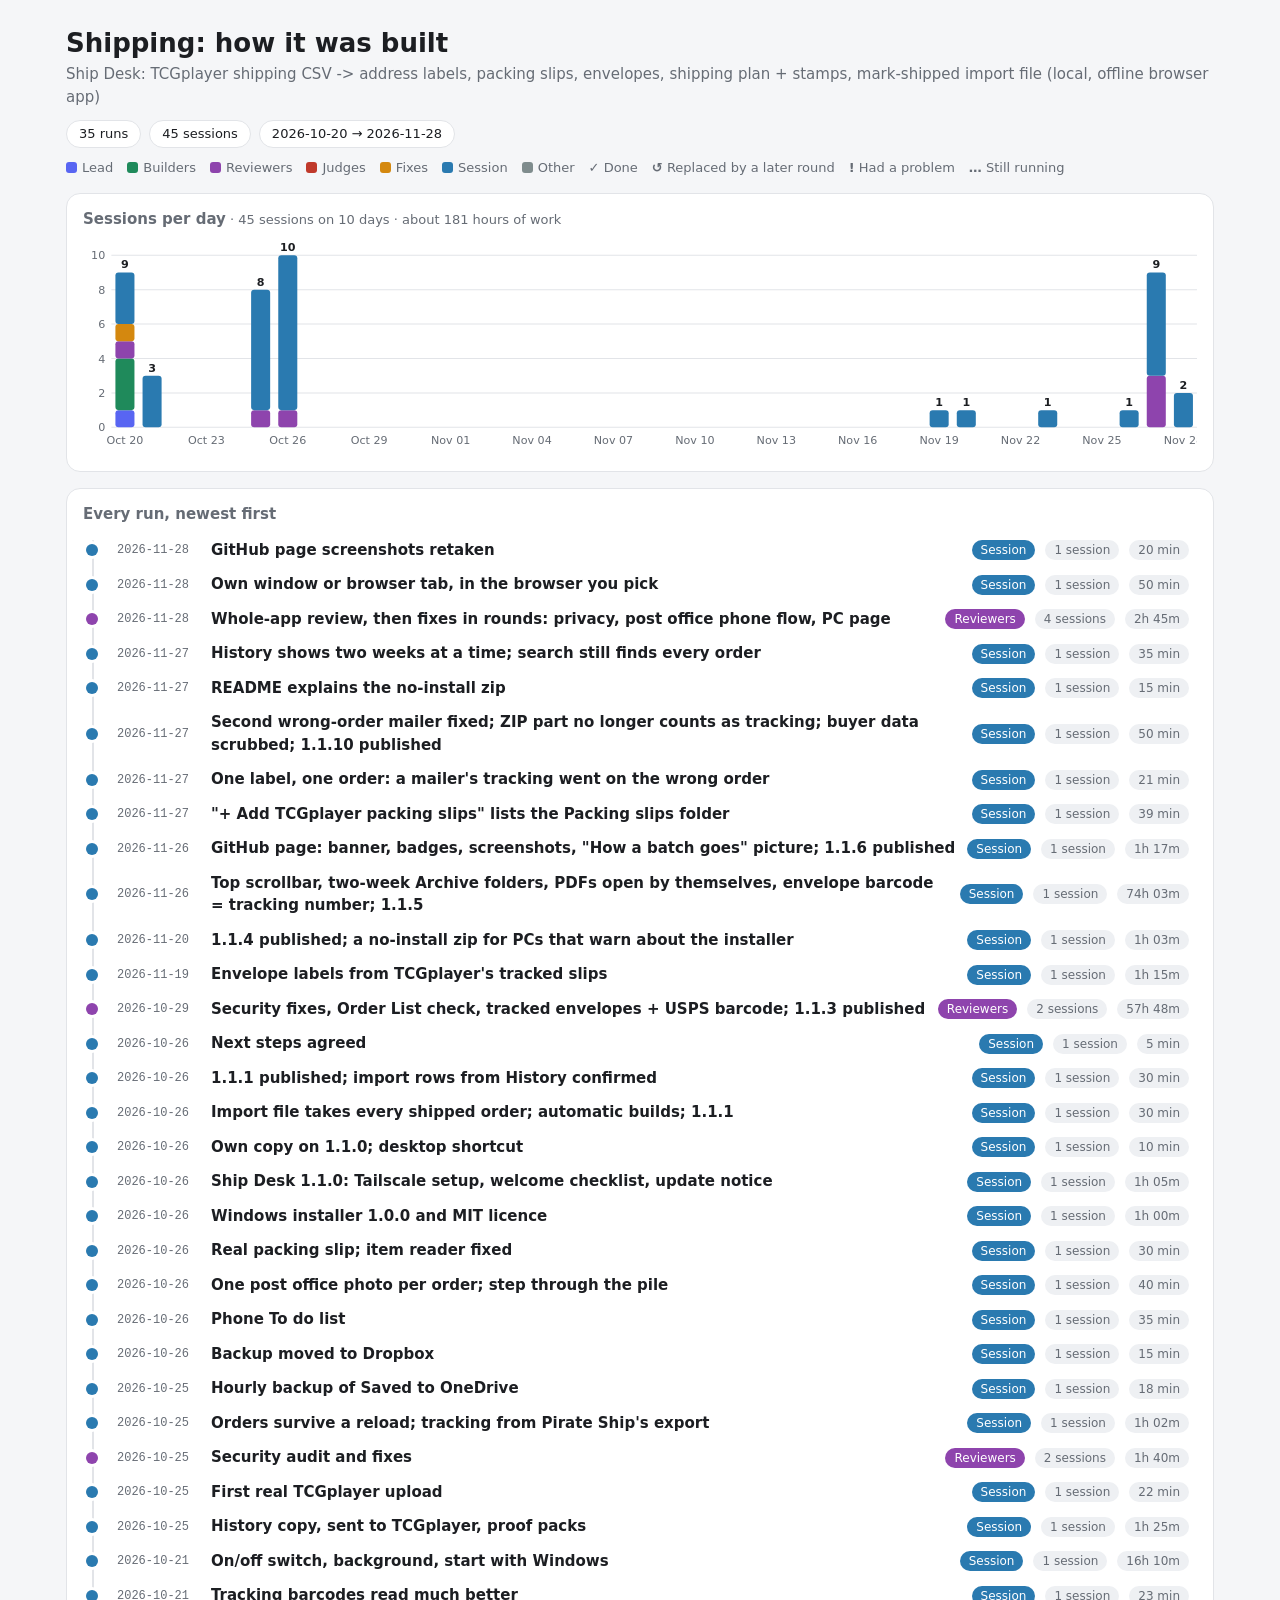
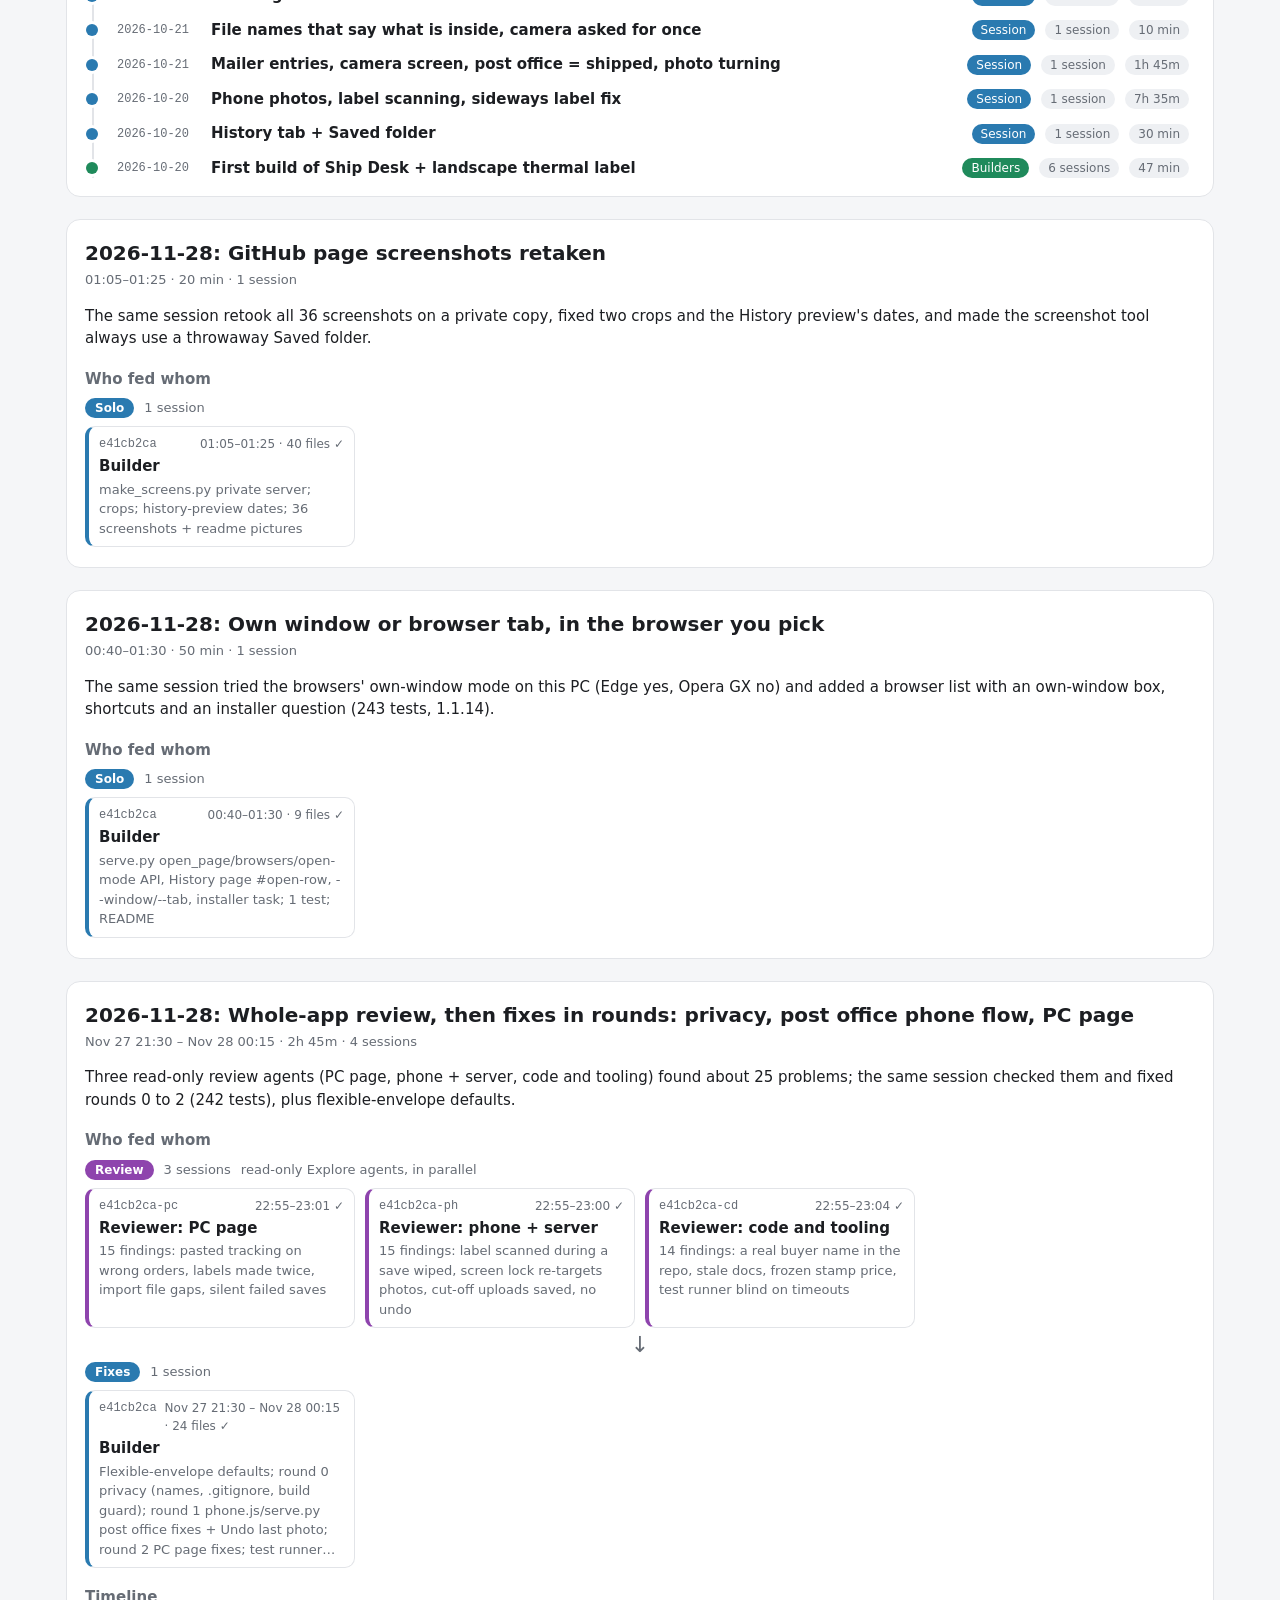
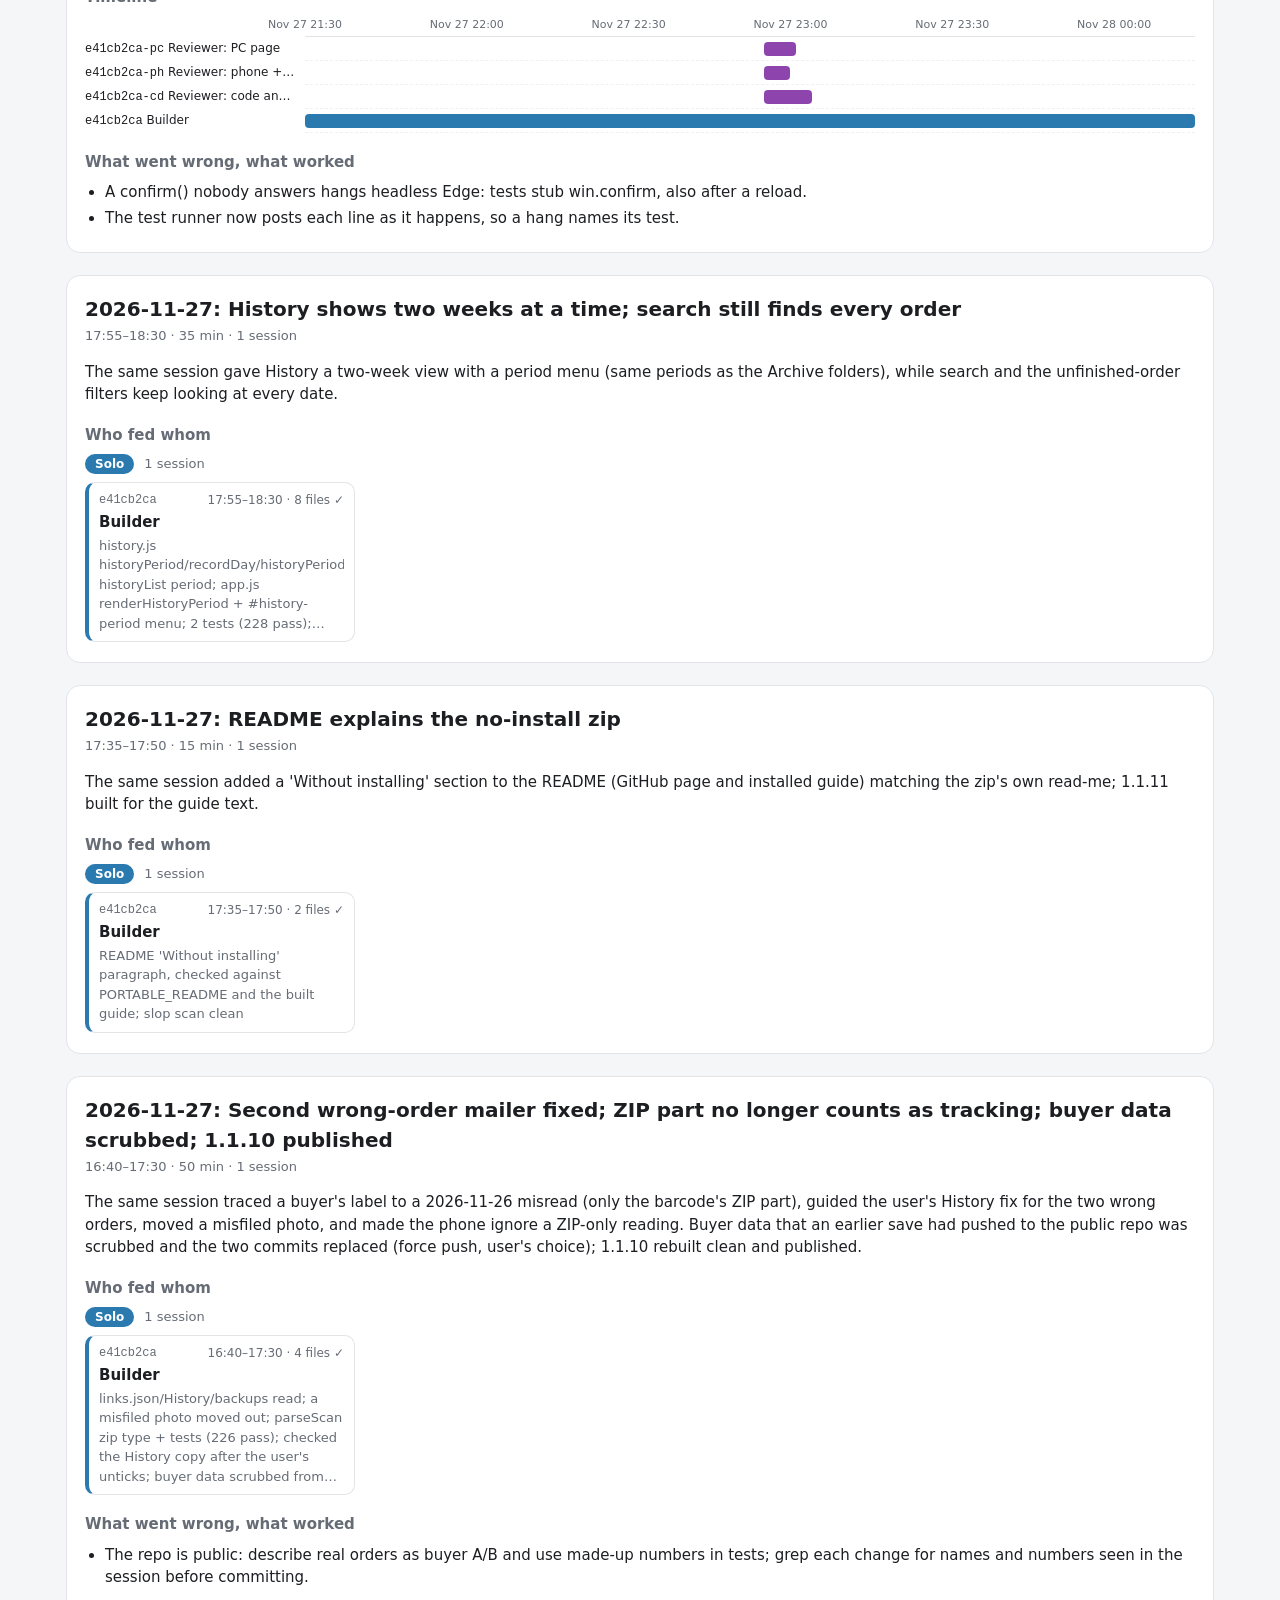
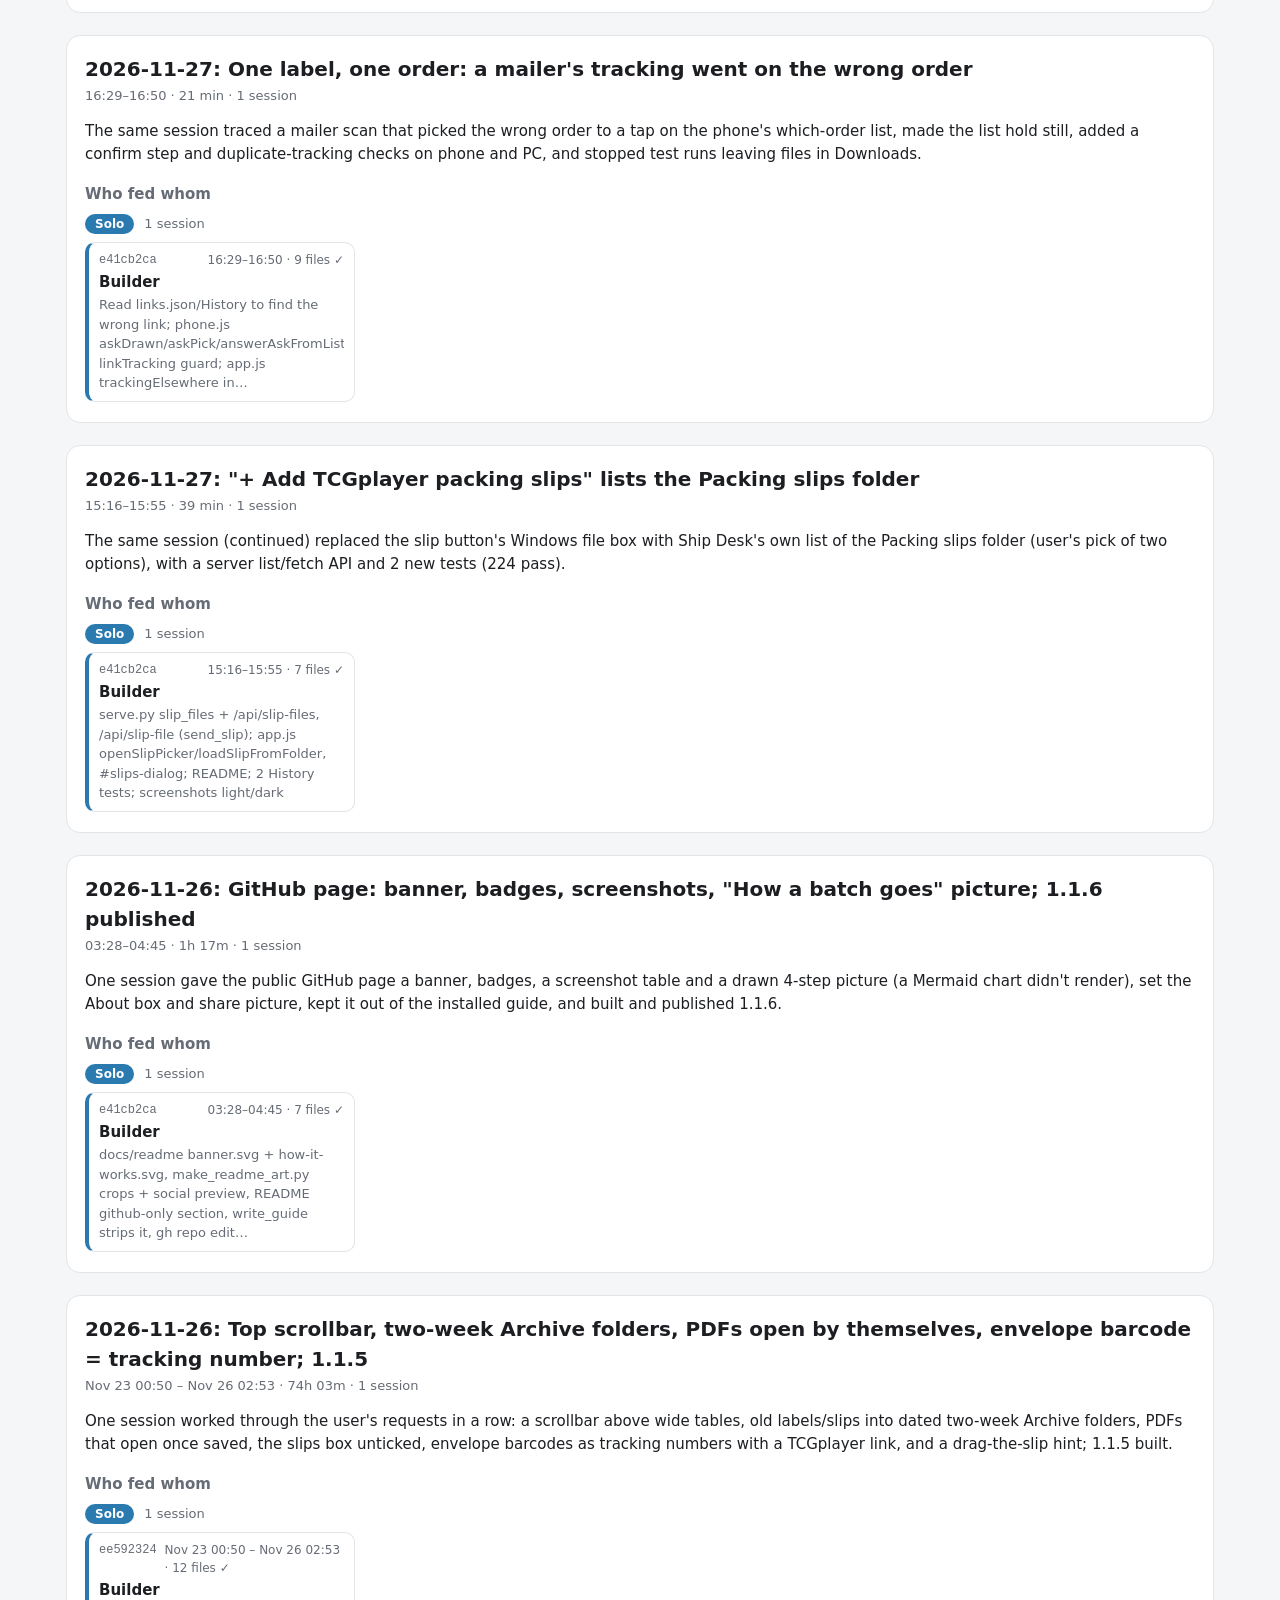
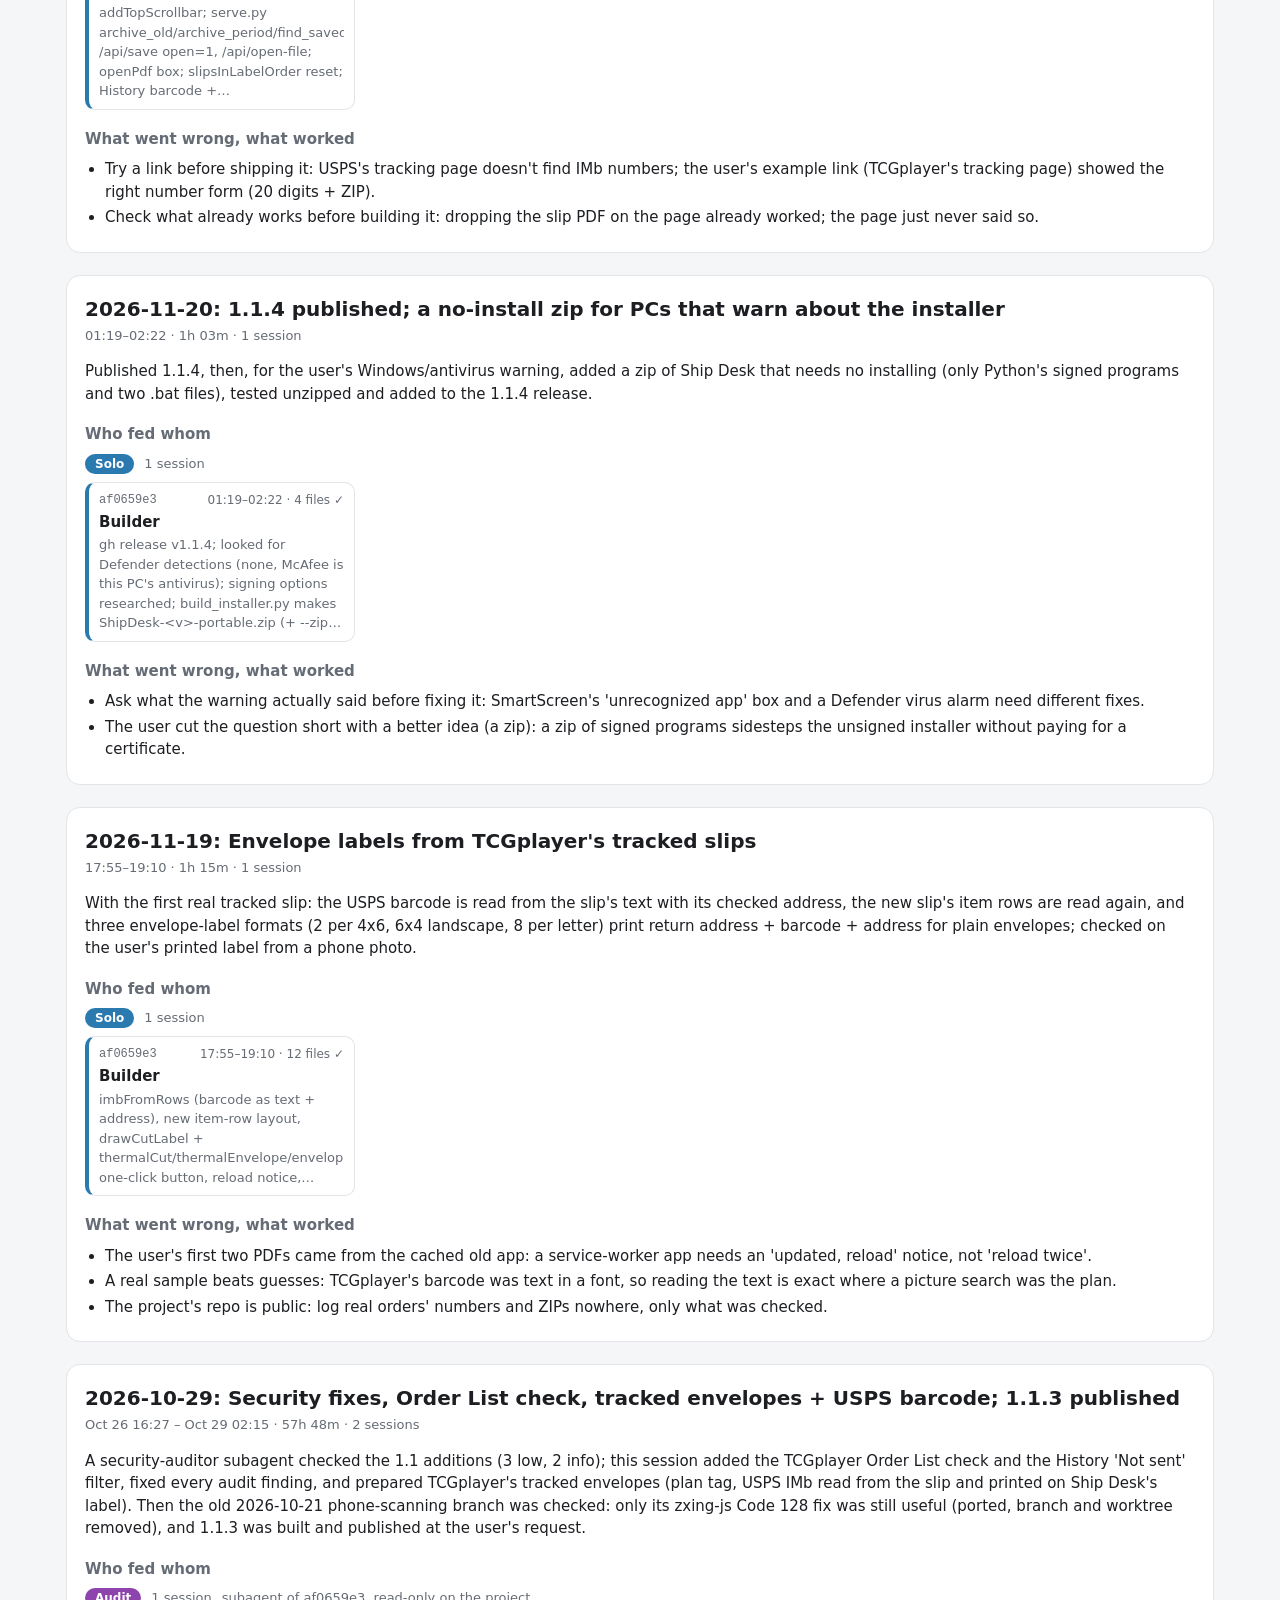
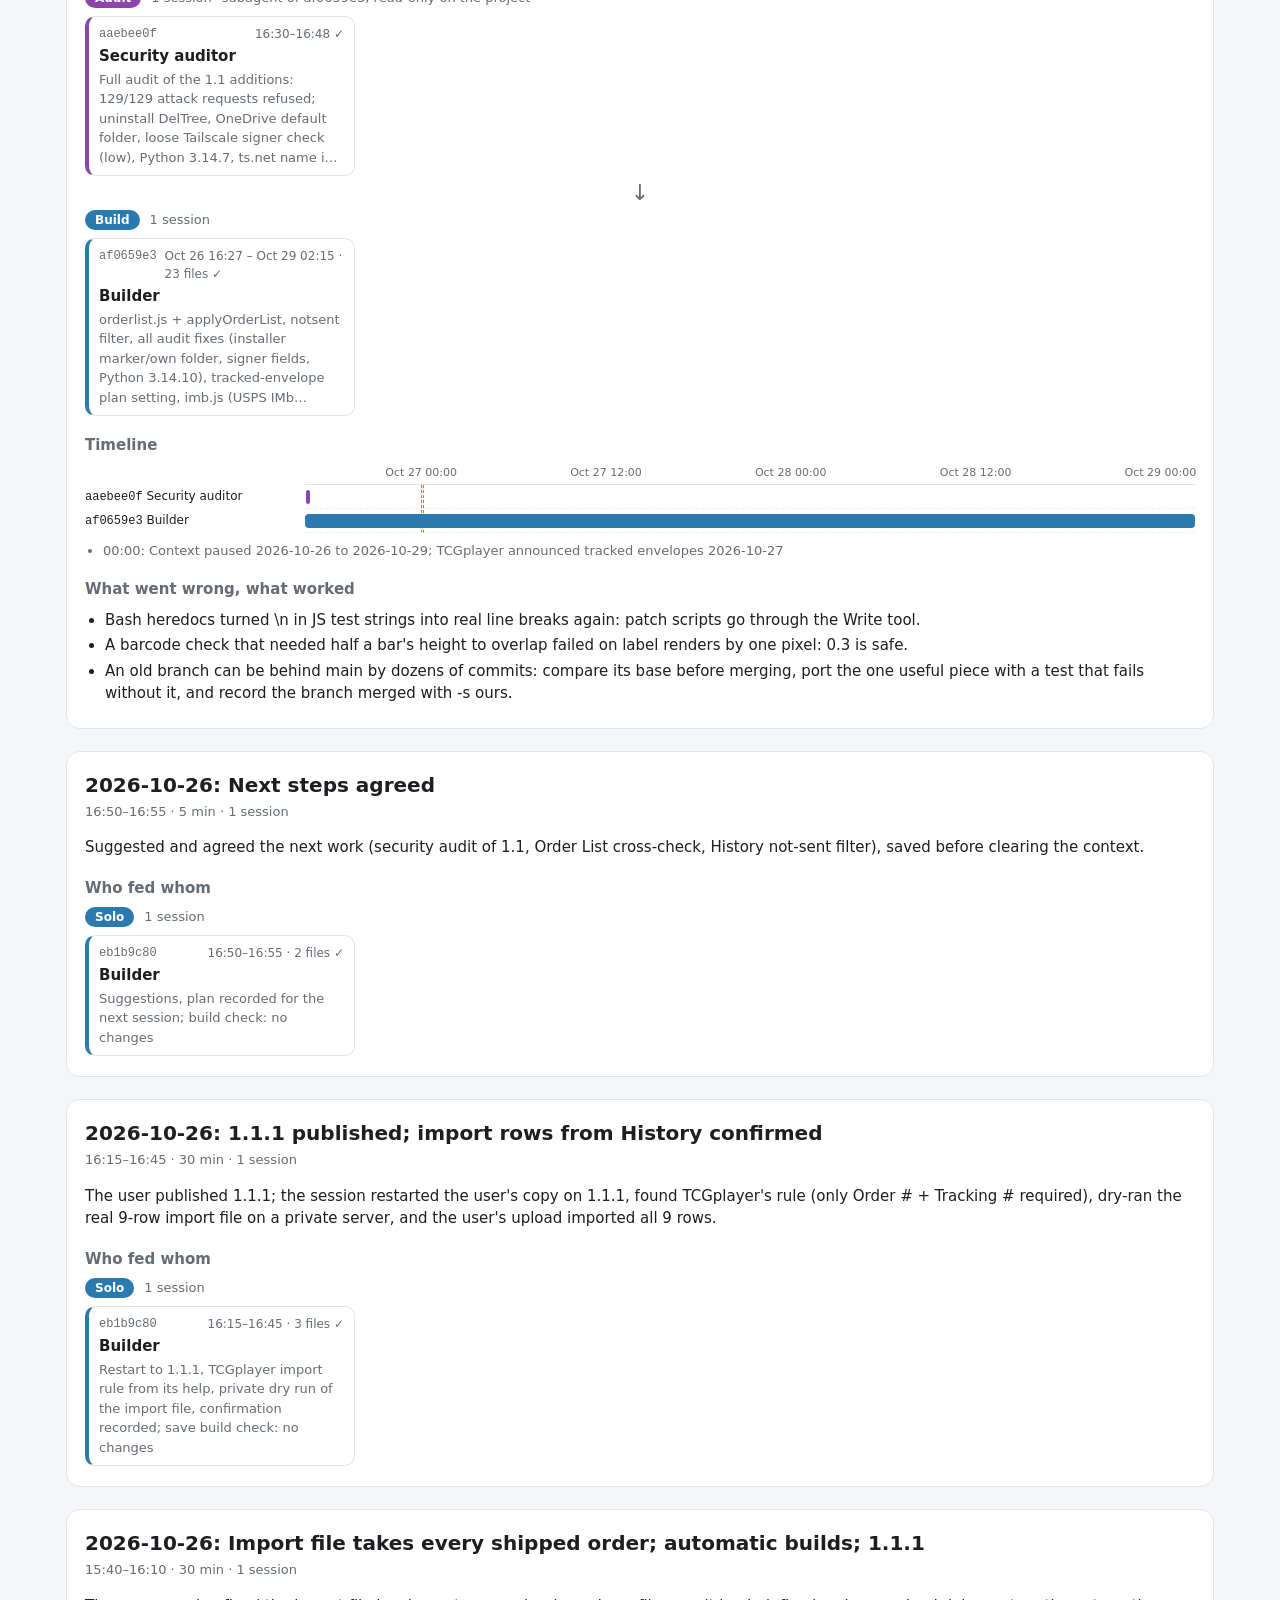
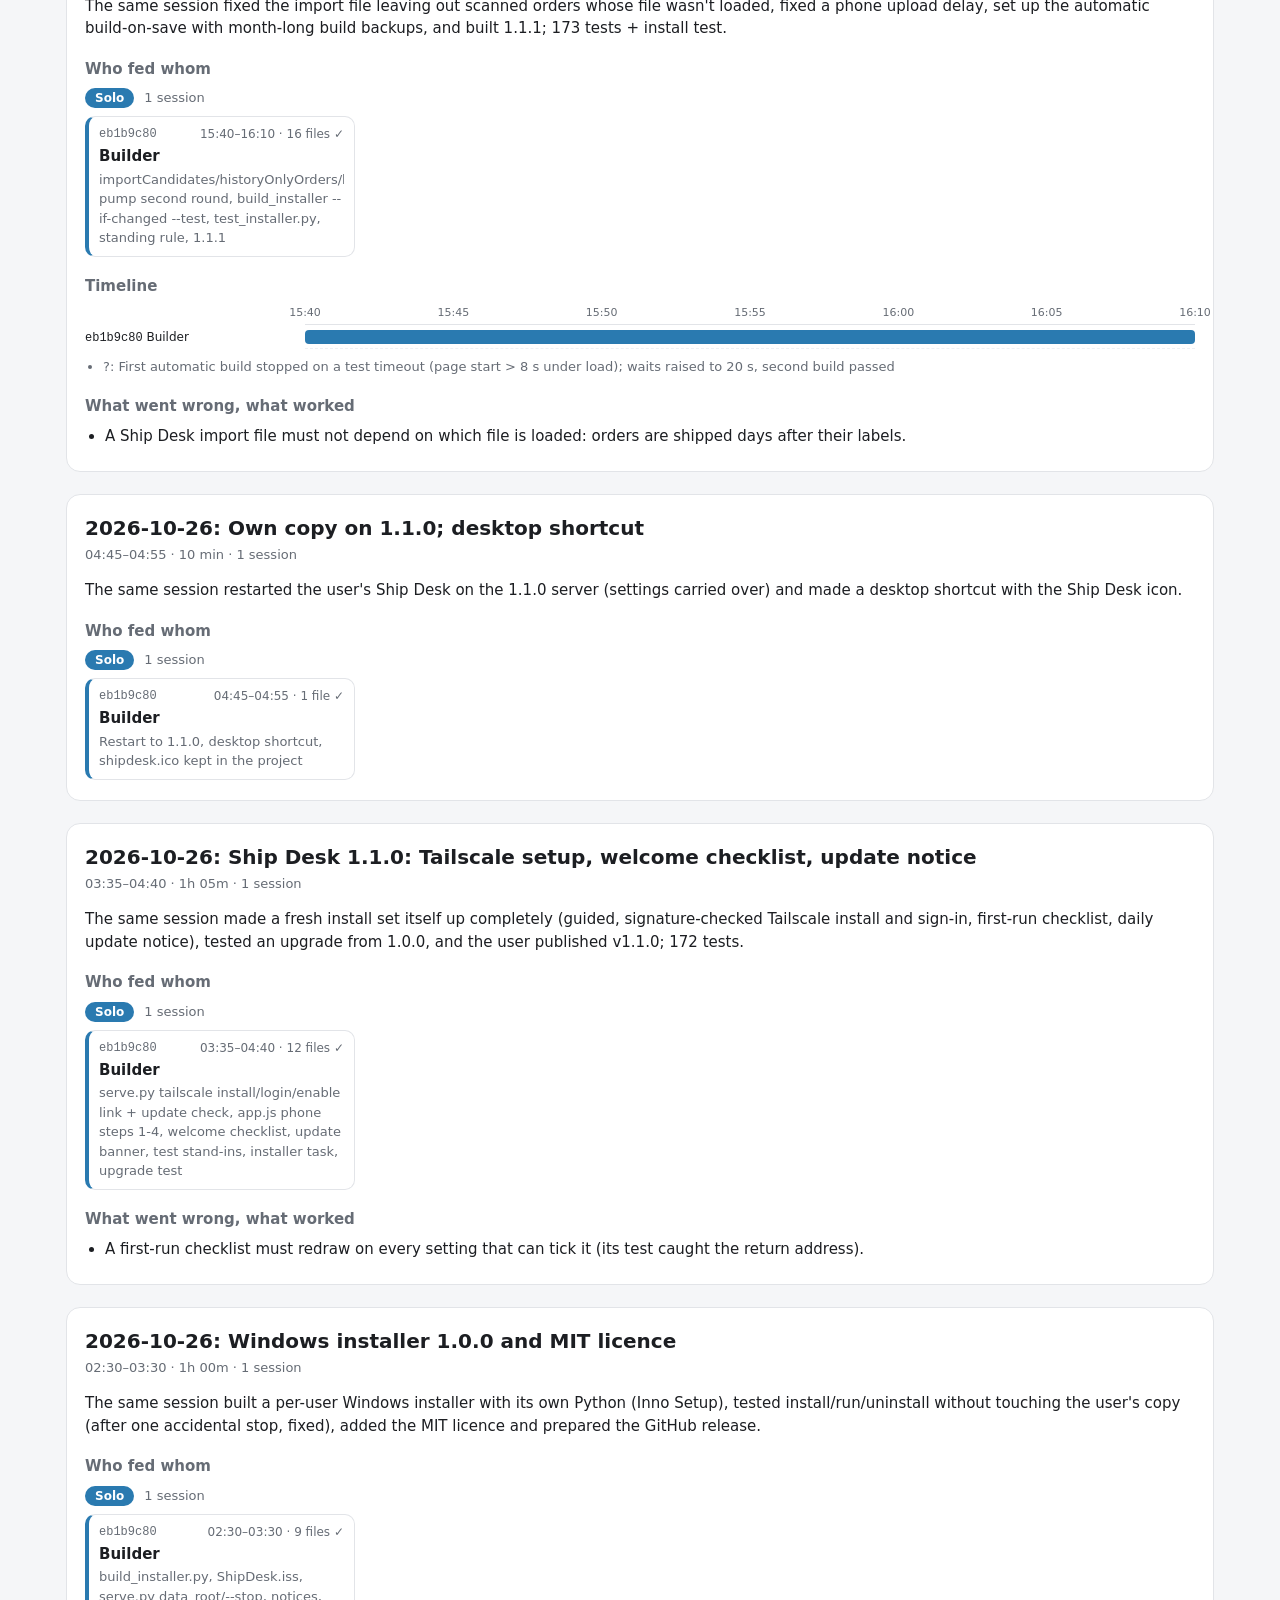
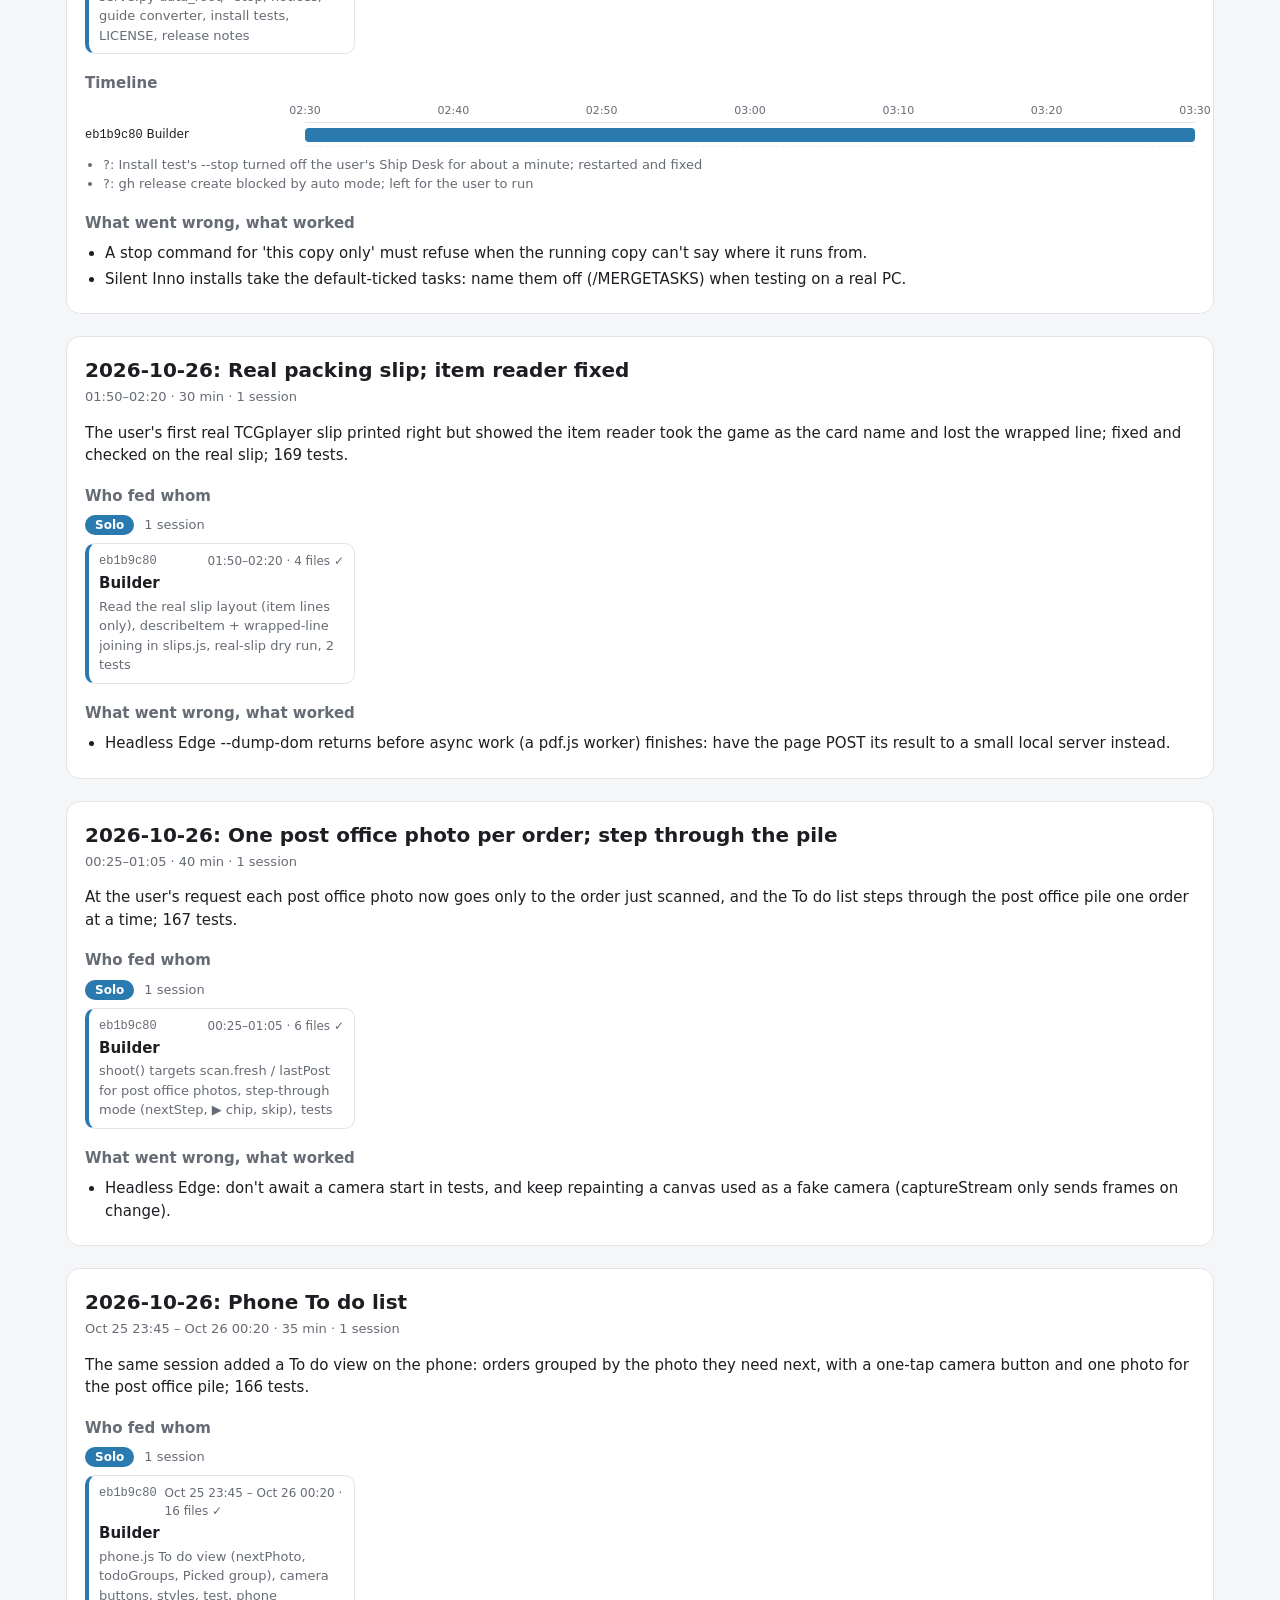
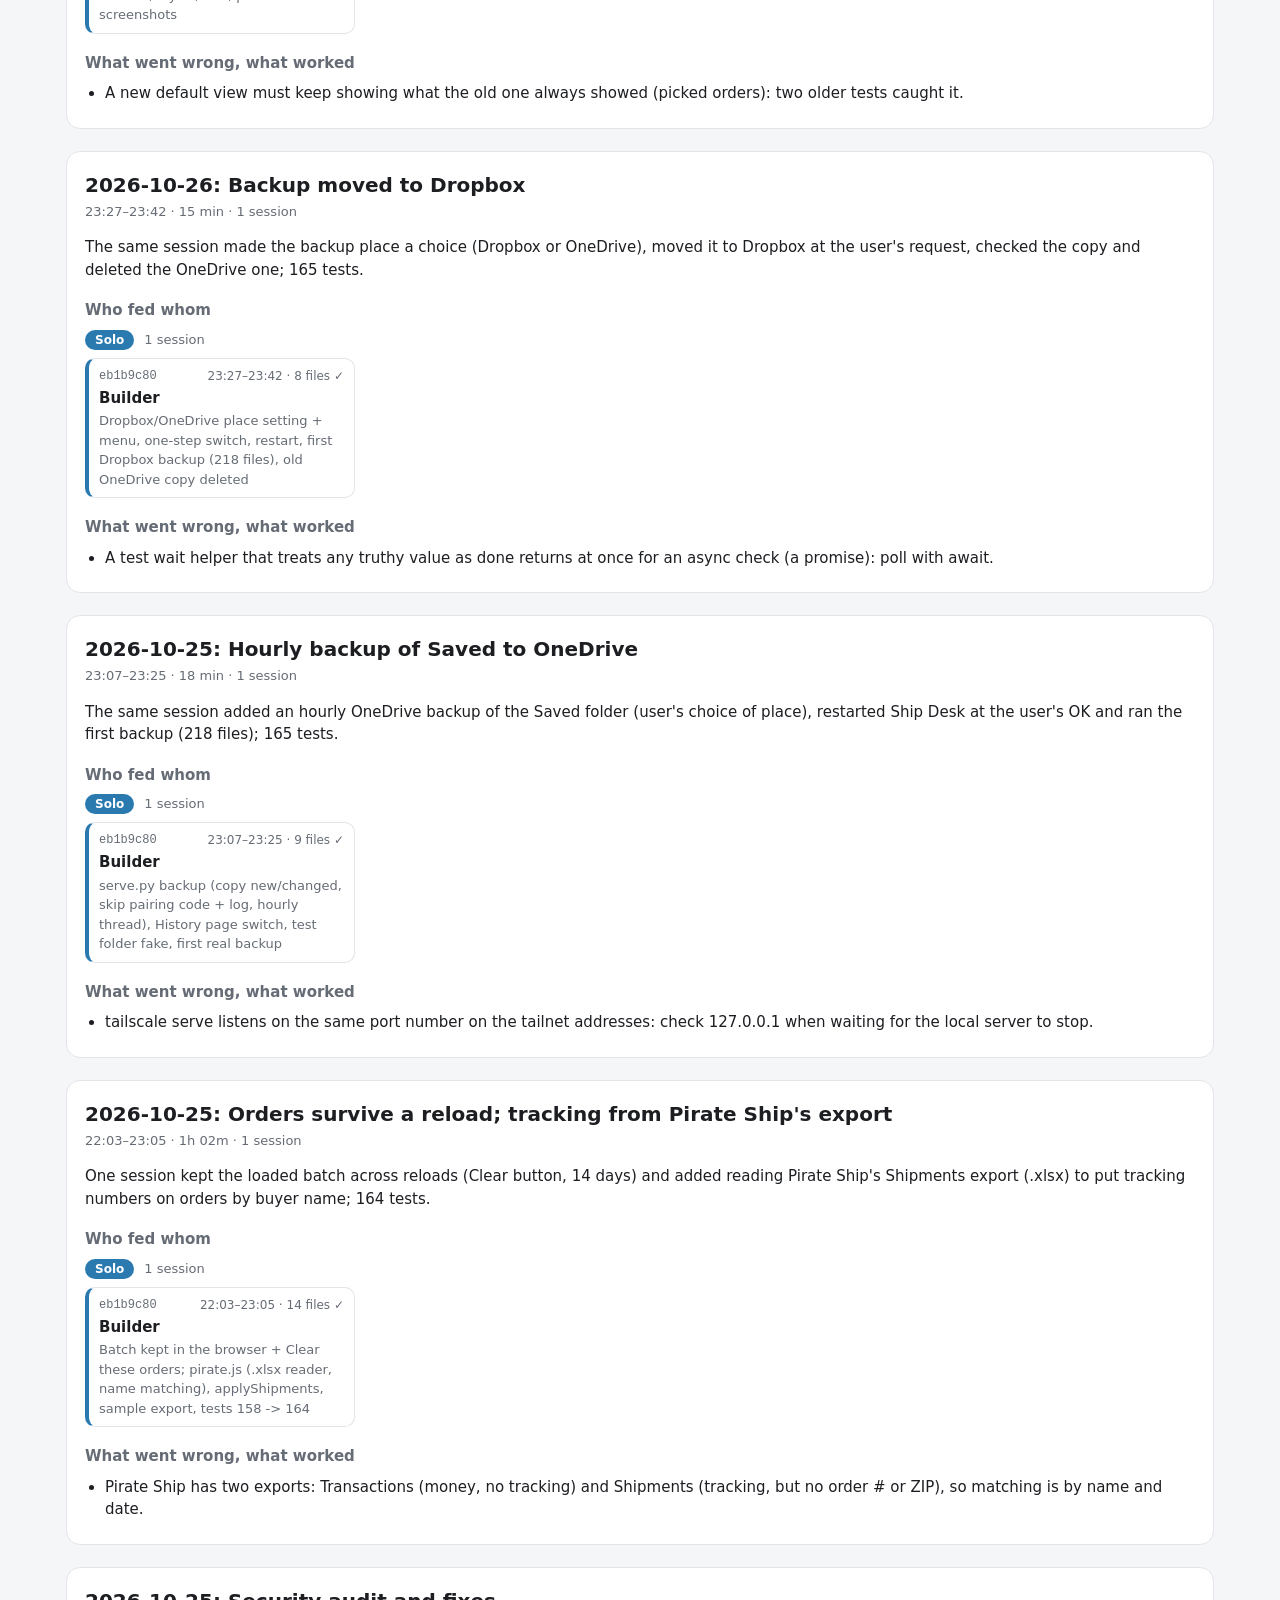
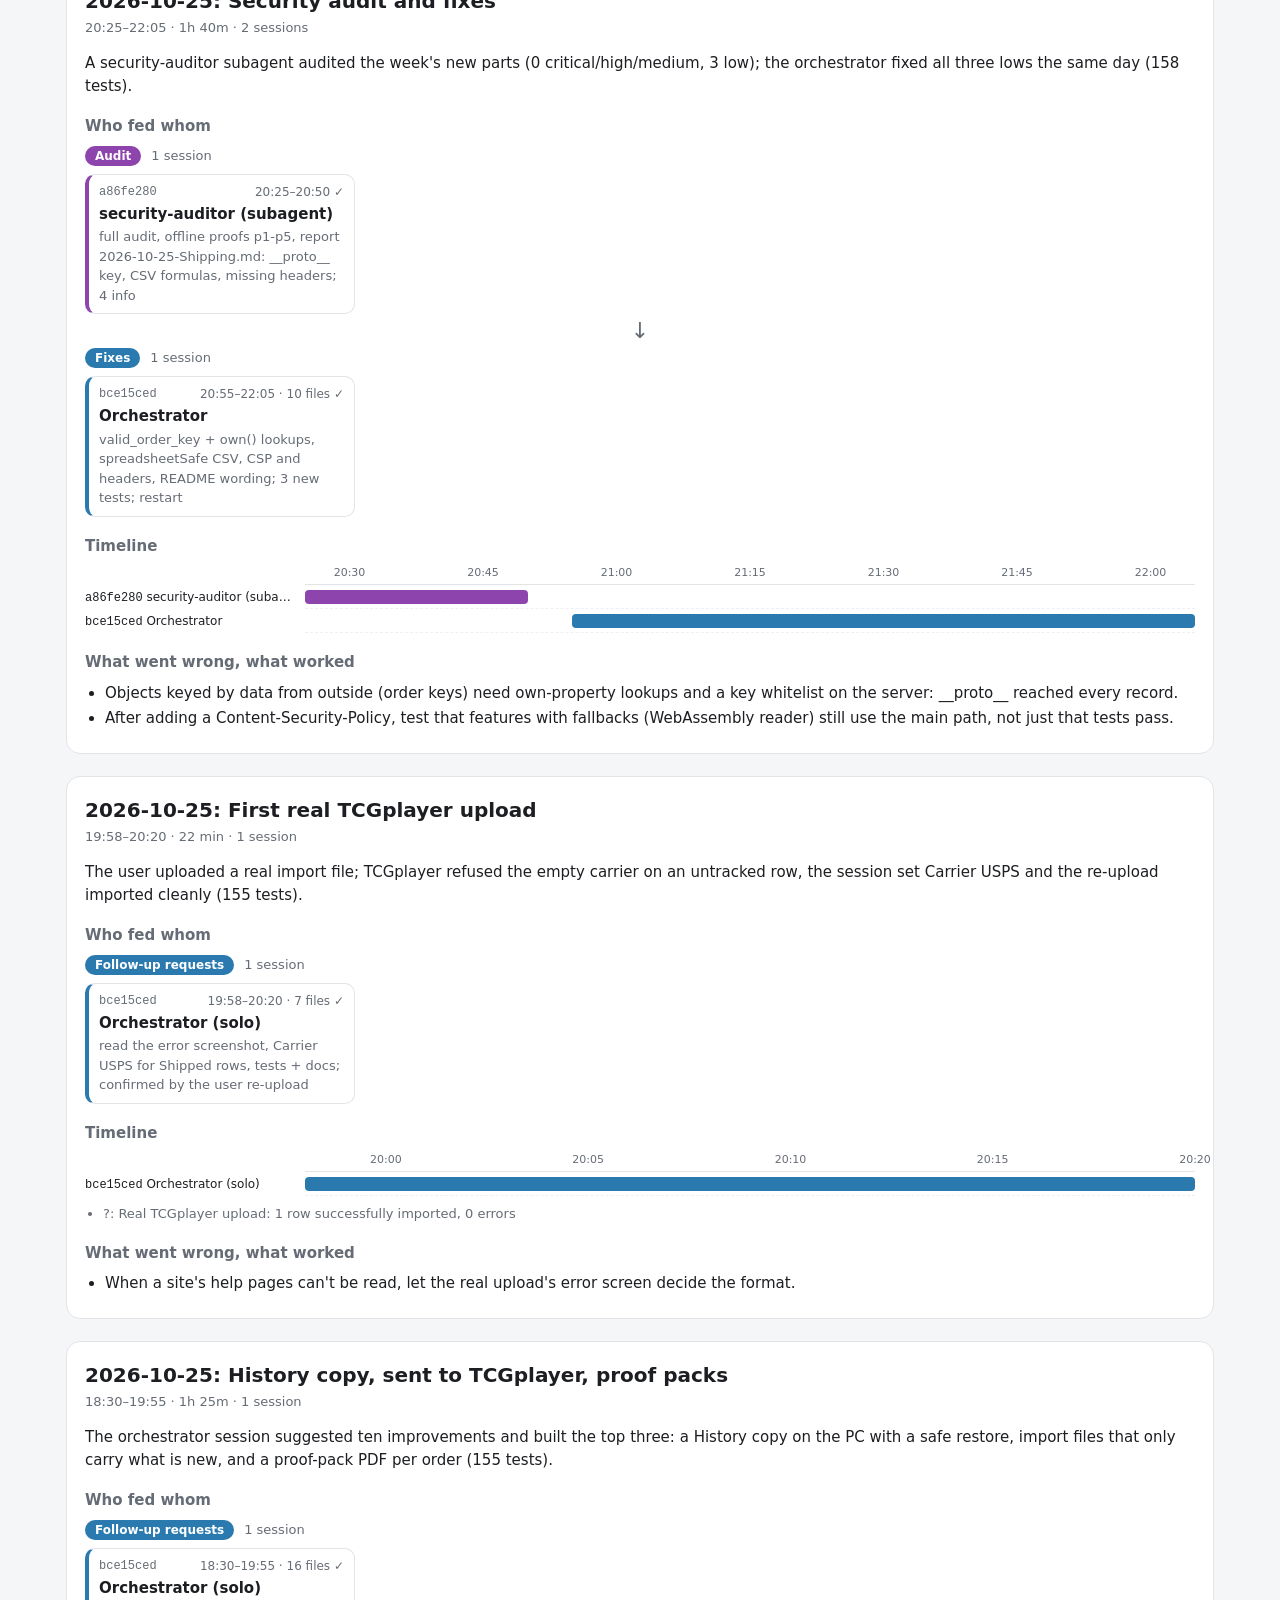
<file: WORKFLOW.html>
<!doctype html>
<html lang="en"><head><meta charset="utf-8"><meta name="viewport" content="width=device-width, initial-scale=1">
<title>Shipping workflow</title><style>
:root { --bg:#f5f6f8; --card:#fff; --text:#1c1e22; --muted:#666c75; --line:#e2e4e8; --soft:#eef0f3;
  --lead:#5865f2; --build:#1f8a5b; --review:#8e44ad; --judge:#c0392b; --fix:#d4880f; --solo:#2a7ab0;
  --other:#7f8c8d; --event:rgba(217,164,0,.16); }
@media (prefers-color-scheme: dark) { :root { --bg:#141518; --card:#1e2024; --text:#e7e8eb; --muted:#9aa0a8;
  --line:#30333a; --soft:#26282d; --lead:#7b86ff; --build:#3cbf86; --review:#b57ad0; --judge:#e5675a;
  --fix:#f0a53a; --solo:#55a7dd; --event:rgba(240,180,40,.14); } }
* { box-sizing:border-box; }
body { margin:0; background:var(--bg); color:var(--text); font:15px/1.5 "Segoe UI", system-ui, sans-serif; }
.wrap { max-width:1180px; margin:0 auto; padding:24px 16px 60px; }
h1 { margin:0; font-size:26px; } h2 { margin:0 0 2px; font-size:20px; } h3 { margin:18px 0 8px; font-size:15px; color:var(--muted); font-weight:600; }
.muted { color:var(--muted); } .small { font-size:13px; }
.chips { display:flex; flex-wrap:wrap; gap:8px; margin:12px 0 4px; }
.chip { background:var(--card); border:1px solid var(--line); border-radius:999px; padding:3px 12px; font-size:13px; }
.legend { display:flex; flex-wrap:wrap; gap:14px; margin:10px 0 0; font-size:13px; color:var(--muted); }
.sw { display:inline-block; width:11px; height:11px; border-radius:3px; margin-right:5px; vertical-align:-1px; }
.toc { margin:18px 0 6px; display:flex; flex-direction:column; gap:4px; }
.toc a { color:var(--text); text-decoration:none; } .toc a:hover { text-decoration:underline; }
.run { background:var(--card); border:1px solid var(--line); border-radius:14px; padding:18px 18px 20px; margin-top:22px; overflow:hidden; }
h1, h2 { overflow-wrap:anywhere; }
.stage { position:relative; }
.stage-head { display:flex; align-items:baseline; gap:10px; flex-wrap:wrap; margin-bottom:8px; }
.pill { color:#fff; border-radius:999px; padding:1px 10px; font-size:12px; font-weight:600; }
.boxes { display:grid; grid-template-columns:repeat(auto-fill, minmax(220px, 1fr)); gap:10px; }
.box { border:1px solid var(--line); border-left:4px solid var(--k); border-radius:10px; padding:8px 10px;
  background:var(--card); min-width:0; }
.box.superseded { opacity:.6; } .box.problem { border-color:var(--judge); border-left-color:var(--judge); }
.box .top { display:flex; justify-content:space-between; gap:8px; font-size:12px; color:var(--muted); }
.box .role { font-weight:600; margin:2px 0; }
.box .did { font-size:13px; color:var(--muted); display:-webkit-box; -webkit-line-clamp:5; -webkit-box-orient:vertical; overflow:hidden; }
.id { font-family:Consolas, monospace; }
.badge { font-weight:700; }
.arrow { text-align:center; color:var(--muted); font-size:22px; line-height:1; margin:6px 0; }
.gantt { position:relative; margin-top:6px; }
.axis { position:relative; height:20px; margin-left:var(--lbl); font-size:11px; color:var(--muted); border-bottom:1px solid var(--line); }
.tick { position:absolute; transform:translateX(-50%); white-space:nowrap; }
.row { display:flex; align-items:center; height:24px; }
.row .lbl { width:var(--lbl); flex:none; font-size:12px; white-space:nowrap; overflow:hidden; text-overflow:ellipsis; padding-right:8px; }
.track { position:relative; flex:1; height:100%; border-bottom:1px dashed var(--soft); }
.bar { position:absolute; top:5px; height:14px; border-radius:4px; background:var(--k); min-width:3px; }
.bar.superseded { opacity:.45; }
.band { position:absolute; top:0; bottom:0; background:var(--event); border-left:1px dashed var(--fix); border-right:1px dashed var(--fix); }
.band-wrap { position:absolute; top:20px; bottom:0; left:var(--lbl); right:0; pointer-events:none; }
.events { margin:8px 0 0; padding-left:18px; font-size:13px; color:var(--muted); }
ul.lessons { margin:4px 0 0; padding-left:20px; } ul.lessons li { margin:3px 0; }
footer { margin-top:28px; font-size:12px; color:var(--muted); }
.panel { background:var(--card); border:1px solid var(--line); border-radius:14px; padding:14px 16px 10px; margin-top:16px; }
.chart svg { width:100%; height:auto; display:block; }
.chart .lbl { font-size:11px; fill:var(--muted); } .chart .num { font-size:11px; fill:var(--text); font-weight:600; }
.chart .grid { stroke:var(--line); stroke-width:1; }
.tl { position:relative; margin:4px 0 0; padding-left:26px; }
.tl::before { content:""; position:absolute; left:9px; top:6px; bottom:6px; width:2px; background:var(--line); border-radius:2px; }
.tl a { position:relative; display:flex; align-items:center; gap:10px; flex-wrap:wrap; padding:5px 8px; margin:2px 0;
  color:var(--text); text-decoration:none; border-radius:10px; }
.tl a:hover { background:var(--soft); }
.tl .dot { position:absolute; left:-23px; top:50%; width:12px; height:12px; margin-top:-6px; border-radius:50%;
  background:var(--k); box-shadow:0 0 0 3px var(--card); }
.tl .date { font-size:12px; color:var(--muted); font-family:Consolas, monospace; min-width:84px; }
.tl .t { font-weight:600; flex:1 1 280px; min-width:0; }
.tl .tag { font-size:12px; border-radius:999px; padding:1px 9px; background:var(--soft); color:var(--muted); white-space:nowrap; }
.tl .tag.k { background:var(--k); color:#fff; }
@media (max-width:600px) { .wrap { padding:16px 12px 40px; } .run { padding:14px 12px; } :root { --lbl:110px !important; } }
</style></head>
<body><div class="wrap">
<h1>Shipping: how it was built</h1>
<div class="muted">Ship Desk: TCGplayer shipping CSV -&gt; address labels, packing slips, envelopes, shipping plan + stamps, mark-shipped import file (local, offline browser app)</div>
<div class="chips"><span class="chip">35 runs</span><span class="chip">45 sessions</span><span class="chip">2026-10-20 → 2026-11-28</span></div>
<div class="legend"><span><span class="sw" style="background:var(--lead)"></span>Lead</span><span><span class="sw" style="background:var(--build)"></span>Builders</span><span><span class="sw" style="background:var(--review)"></span>Reviewers</span><span><span class="sw" style="background:var(--judge)"></span>Judges</span><span><span class="sw" style="background:var(--fix)"></span>Fixes</span><span><span class="sw" style="background:var(--solo)"></span>Session</span><span><span class="sw" style="background:var(--other)"></span>Other</span><span><b>✓</b> Done</span><span><b>↺</b> Replaced by a later round</span><span><b>!</b> Had a problem</span><span><b>…</b> Still running</span></div>
<div class="panel chart"><h3 style="margin-top:0">Sessions per day<span class="muted small" style="font-weight:400"> · 45 sessions on 10 days · about 181 hours of work</span></h3><svg viewBox="0 0 1100 220" role="img" aria-label="Sessions per day"><line class="grid" x1="28" x2="1100" y1="186.0" y2="186.0"/><text class="lbl" x="22" y="190.0" text-anchor="end">0</text><line class="grid" x1="28" x2="1100" y1="152.0" y2="152.0"/><text class="lbl" x="22" y="156.0" text-anchor="end">2</text><line class="grid" x1="28" x2="1100" y1="118.0" y2="118.0"/><text class="lbl" x="22" y="122.0" text-anchor="end">4</text><line class="grid" x1="28" x2="1100" y1="84.0" y2="84.0"/><text class="lbl" x="22" y="88.0" text-anchor="end">6</text><line class="grid" x1="28" x2="1100" y1="50.0" y2="50.0"/><text class="lbl" x="22" y="54.0" text-anchor="end">8</text><line class="grid" x1="28" x2="1100" y1="16.0" y2="16.0"/><text class="lbl" x="22" y="20.0" text-anchor="end">10</text><rect x="32.0" y="169.0" width="18.8" height="17.0" rx="3" fill="var(--lead)"><title>2026-10-20: 1 lead</title></rect><rect x="32.0" y="118.0" width="18.8" height="51.0" rx="3" fill="var(--build)"><title>2026-10-20: 3 builders</title></rect><rect x="32.0" y="101.0" width="18.8" height="17.0" rx="3" fill="var(--review)"><title>2026-10-20: 1 reviewers</title></rect><rect x="32.0" y="84.0" width="18.8" height="17.0" rx="3" fill="var(--fix)"><title>2026-10-20: 1 fixes</title></rect><rect x="32.0" y="33.0" width="18.8" height="51.0" rx="3" fill="var(--solo)"><title>2026-10-20: 3 session</title></rect><text class="num" x="41.4" y="29.0" text-anchor="middle">9</text><text class="lbl" x="41.4" y="202" text-anchor="middle">Oct 20</text><rect x="58.8" y="135.0" width="18.8" height="51.0" rx="3" fill="var(--solo)"><title>2026-10-21: 3 session</title></rect><text class="num" x="68.2" y="131.0" text-anchor="middle">3</text><text class="lbl" x="121.8" y="202" text-anchor="middle">Oct 23</text><rect x="166.0" y="169.0" width="18.8" height="17.0" rx="3" fill="var(--review)"><title>2026-10-25: 1 reviewers</title></rect><rect x="166.0" y="50.0" width="18.8" height="119.0" rx="3" fill="var(--solo)"><title>2026-10-25: 7 session</title></rect><text class="num" x="175.4" y="46.0" text-anchor="middle">8</text><rect x="192.8" y="169.0" width="18.8" height="17.0" rx="3" fill="var(--review)"><title>2026-10-26: 1 reviewers</title></rect><rect x="192.8" y="16.0" width="18.8" height="153.0" rx="3" fill="var(--solo)"><title>2026-10-26: 9 session</title></rect><text class="num" x="202.2" y="12.0" text-anchor="middle">10</text><text class="lbl" x="202.2" y="202" text-anchor="middle">Oct 26</text><text class="lbl" x="282.6" y="202" text-anchor="middle">Oct 29</text><text class="lbl" x="363.0" y="202" text-anchor="middle">Nov 01</text><text class="lbl" x="443.4" y="202" text-anchor="middle">Nov 04</text><text class="lbl" x="523.8" y="202" text-anchor="middle">Nov 07</text><text class="lbl" x="604.2" y="202" text-anchor="middle">Nov 10</text><text class="lbl" x="684.6" y="202" text-anchor="middle">Nov 13</text><text class="lbl" x="765.0" y="202" text-anchor="middle">Nov 16</text><rect x="836.0" y="169.0" width="18.8" height="17.0" rx="3" fill="var(--solo)"><title>2026-11-19: 1 session</title></rect><text class="num" x="845.4" y="165.0" text-anchor="middle">1</text><text class="lbl" x="845.4" y="202" text-anchor="middle">Nov 19</text><rect x="862.8" y="169.0" width="18.8" height="17.0" rx="3" fill="var(--solo)"><title>2026-11-20: 1 session</title></rect><text class="num" x="872.2" y="165.0" text-anchor="middle">1</text><text class="lbl" x="925.8" y="202" text-anchor="middle">Nov 22</text><rect x="943.2" y="169.0" width="18.8" height="17.0" rx="3" fill="var(--solo)"><title>2026-11-23: 1 session</title></rect><text class="num" x="952.6" y="165.0" text-anchor="middle">1</text><text class="lbl" x="1006.2" y="202" text-anchor="middle">Nov 25</text><rect x="1023.6" y="169.0" width="18.8" height="17.0" rx="3" fill="var(--solo)"><title>2026-11-26: 1 session</title></rect><text class="num" x="1033.0" y="165.0" text-anchor="middle">1</text><rect x="1050.4" y="135.0" width="18.8" height="51.0" rx="3" fill="var(--review)"><title>2026-11-27: 3 reviewers</title></rect><rect x="1050.4" y="33.0" width="18.8" height="102.0" rx="3" fill="var(--solo)"><title>2026-11-27: 6 session</title></rect><text class="num" x="1059.8" y="29.0" text-anchor="middle">9</text><rect x="1077.2" y="152.0" width="18.8" height="34.0" rx="3" fill="var(--solo)"><title>2026-11-28: 2 session</title></rect><text class="num" x="1086.6" y="148.0" text-anchor="middle">2</text><text class="lbl" x="1086.6" y="202" text-anchor="middle">Nov 28</text></svg></div>
<div class="panel"><h3 style="margin-top:0">Every run, newest first</h3><nav class="tl"><a href="#run0" style="--k:var(--solo)"><span class="dot"></span><span class="date">2026-11-28</span><span class="t">GitHub page screenshots retaken</span><span class="tag k">Session</span><span class="tag">1 session</span><span class="tag">20 min</span></a><a href="#run1" style="--k:var(--solo)"><span class="dot"></span><span class="date">2026-11-28</span><span class="t">Own window or browser tab, in the browser you pick</span><span class="tag k">Session</span><span class="tag">1 session</span><span class="tag">50 min</span></a><a href="#run2" style="--k:var(--review)"><span class="dot"></span><span class="date">2026-11-28</span><span class="t">Whole-app review, then fixes in rounds: privacy, post office phone flow, PC page</span><span class="tag k">Reviewers</span><span class="tag">4 sessions</span><span class="tag">2h 45m</span></a><a href="#run3" style="--k:var(--solo)"><span class="dot"></span><span class="date">2026-11-27</span><span class="t">History shows two weeks at a time; search still finds every order</span><span class="tag k">Session</span><span class="tag">1 session</span><span class="tag">35 min</span></a><a href="#run4" style="--k:var(--solo)"><span class="dot"></span><span class="date">2026-11-27</span><span class="t">README explains the no-install zip</span><span class="tag k">Session</span><span class="tag">1 session</span><span class="tag">15 min</span></a><a href="#run5" style="--k:var(--solo)"><span class="dot"></span><span class="date">2026-11-27</span><span class="t">Second wrong-order mailer fixed; ZIP part no longer counts as tracking; buyer data scrubbed; 1.1.10 published</span><span class="tag k">Session</span><span class="tag">1 session</span><span class="tag">50 min</span></a><a href="#run6" style="--k:var(--solo)"><span class="dot"></span><span class="date">2026-11-27</span><span class="t">One label, one order: a mailer&#x27;s tracking went on the wrong order</span><span class="tag k">Session</span><span class="tag">1 session</span><span class="tag">21 min</span></a><a href="#run7" style="--k:var(--solo)"><span class="dot"></span><span class="date">2026-11-27</span><span class="t">&quot;+ Add TCGplayer packing slips&quot; lists the Packing slips folder</span><span class="tag k">Session</span><span class="tag">1 session</span><span class="tag">39 min</span></a><a href="#run8" style="--k:var(--solo)"><span class="dot"></span><span class="date">2026-11-26</span><span class="t">GitHub page: banner, badges, screenshots, &quot;How a batch goes&quot; picture; 1.1.6 published</span><span class="tag k">Session</span><span class="tag">1 session</span><span class="tag">1h 17m</span></a><a href="#run9" style="--k:var(--solo)"><span class="dot"></span><span class="date">2026-11-26</span><span class="t">Top scrollbar, two-week Archive folders, PDFs open by themselves, envelope barcode = tracking number; 1.1.5</span><span class="tag k">Session</span><span class="tag">1 session</span><span class="tag">74h 03m</span></a><a href="#run10" style="--k:var(--solo)"><span class="dot"></span><span class="date">2026-11-20</span><span class="t">1.1.4 published; a no-install zip for PCs that warn about the installer</span><span class="tag k">Session</span><span class="tag">1 session</span><span class="tag">1h 03m</span></a><a href="#run11" style="--k:var(--solo)"><span class="dot"></span><span class="date">2026-11-19</span><span class="t">Envelope labels from TCGplayer&#x27;s tracked slips</span><span class="tag k">Session</span><span class="tag">1 session</span><span class="tag">1h 15m</span></a><a href="#run12" style="--k:var(--review)"><span class="dot"></span><span class="date">2026-10-29</span><span class="t">Security fixes, Order List check, tracked envelopes + USPS barcode; 1.1.3 published</span><span class="tag k">Reviewers</span><span class="tag">2 sessions</span><span class="tag">57h 48m</span></a><a href="#run13" style="--k:var(--solo)"><span class="dot"></span><span class="date">2026-10-26</span><span class="t">Next steps agreed</span><span class="tag k">Session</span><span class="tag">1 session</span><span class="tag">5 min</span></a><a href="#run14" style="--k:var(--solo)"><span class="dot"></span><span class="date">2026-10-26</span><span class="t">1.1.1 published; import rows from History confirmed</span><span class="tag k">Session</span><span class="tag">1 session</span><span class="tag">30 min</span></a><a href="#run15" style="--k:var(--solo)"><span class="dot"></span><span class="date">2026-10-26</span><span class="t">Import file takes every shipped order; automatic builds; 1.1.1</span><span class="tag k">Session</span><span class="tag">1 session</span><span class="tag">30 min</span></a><a href="#run16" style="--k:var(--solo)"><span class="dot"></span><span class="date">2026-10-26</span><span class="t">Own copy on 1.1.0; desktop shortcut</span><span class="tag k">Session</span><span class="tag">1 session</span><span class="tag">10 min</span></a><a href="#run17" style="--k:var(--solo)"><span class="dot"></span><span class="date">2026-10-26</span><span class="t">Ship Desk 1.1.0: Tailscale setup, welcome checklist, update notice</span><span class="tag k">Session</span><span class="tag">1 session</span><span class="tag">1h 05m</span></a><a href="#run18" style="--k:var(--solo)"><span class="dot"></span><span class="date">2026-10-26</span><span class="t">Windows installer 1.0.0 and MIT licence</span><span class="tag k">Session</span><span class="tag">1 session</span><span class="tag">1h 00m</span></a><a href="#run19" style="--k:var(--solo)"><span class="dot"></span><span class="date">2026-10-26</span><span class="t">Real packing slip; item reader fixed</span><span class="tag k">Session</span><span class="tag">1 session</span><span class="tag">30 min</span></a><a href="#run20" style="--k:var(--solo)"><span class="dot"></span><span class="date">2026-10-26</span><span class="t">One post office photo per order; step through the pile</span><span class="tag k">Session</span><span class="tag">1 session</span><span class="tag">40 min</span></a><a href="#run21" style="--k:var(--solo)"><span class="dot"></span><span class="date">2026-10-26</span><span class="t">Phone To do list</span><span class="tag k">Session</span><span class="tag">1 session</span><span class="tag">35 min</span></a><a href="#run22" style="--k:var(--solo)"><span class="dot"></span><span class="date">2026-10-26</span><span class="t">Backup moved to Dropbox</span><span class="tag k">Session</span><span class="tag">1 session</span><span class="tag">15 min</span></a><a href="#run23" style="--k:var(--solo)"><span class="dot"></span><span class="date">2026-10-25</span><span class="t">Hourly backup of Saved to OneDrive</span><span class="tag k">Session</span><span class="tag">1 session</span><span class="tag">18 min</span></a><a href="#run24" style="--k:var(--solo)"><span class="dot"></span><span class="date">2026-10-25</span><span class="t">Orders survive a reload; tracking from Pirate Ship&#x27;s export</span><span class="tag k">Session</span><span class="tag">1 session</span><span class="tag">1h 02m</span></a><a href="#run25" style="--k:var(--review)"><span class="dot"></span><span class="date">2026-10-25</span><span class="t">Security audit and fixes</span><span class="tag k">Reviewers</span><span class="tag">2 sessions</span><span class="tag">1h 40m</span></a><a href="#run26" style="--k:var(--solo)"><span class="dot"></span><span class="date">2026-10-25</span><span class="t">First real TCGplayer upload</span><span class="tag k">Session</span><span class="tag">1 session</span><span class="tag">22 min</span></a><a href="#run27" style="--k:var(--solo)"><span class="dot"></span><span class="date">2026-10-25</span><span class="t">History copy, sent to TCGplayer, proof packs</span><span class="tag k">Session</span><span class="tag">1 session</span><span class="tag">1h 25m</span></a><a href="#run28" style="--k:var(--solo)"><span class="dot"></span><span class="date">2026-10-21</span><span class="t">On/off switch, background, start with Windows</span><span class="tag k">Session</span><span class="tag">1 session</span><span class="tag">16h 10m</span></a><a href="#run29" style="--k:var(--solo)"><span class="dot"></span><span class="date">2026-10-21</span><span class="t">Tracking barcodes read much better</span><span class="tag k">Session</span><span class="tag">1 session</span><span class="tag">23 min</span></a><a href="#run30" style="--k:var(--solo)"><span class="dot"></span><span class="date">2026-10-21</span><span class="t">File names that say what is inside, camera asked for once</span><span class="tag k">Session</span><span class="tag">1 session</span><span class="tag">10 min</span></a><a href="#run31" style="--k:var(--solo)"><span class="dot"></span><span class="date">2026-10-21</span><span class="t">Mailer entries, camera screen, post office = shipped, photo turning</span><span class="tag k">Session</span><span class="tag">1 session</span><span class="tag">1h 45m</span></a><a href="#run32" style="--k:var(--solo)"><span class="dot"></span><span class="date">2026-10-20</span><span class="t">Phone photos, label scanning, sideways label fix</span><span class="tag k">Session</span><span class="tag">1 session</span><span class="tag">7h 35m</span></a><a href="#run33" style="--k:var(--solo)"><span class="dot"></span><span class="date">2026-10-20</span><span class="t">History tab + Saved folder</span><span class="tag k">Session</span><span class="tag">1 session</span><span class="tag">30 min</span></a><a href="#run34" style="--k:var(--build)"><span class="dot"></span><span class="date">2026-10-20</span><span class="t">First build of Ship Desk + landscape thermal label</span><span class="tag k">Builders</span><span class="tag">6 sessions</span><span class="tag">47 min</span></a></nav></div>
<section class="run" id="run0"><h2>2026-11-28: GitHub page screenshots retaken</h2><div class="muted small">01:05–01:25 · 20 min · 1 session</div><p>The same session retook all 36 screenshots on a private copy, fixed two crops and the History preview&#x27;s dates, and made the screenshot tool always use a throwaway Saved folder.</p><h3>Who fed whom</h3><div class="stage"><div class="stage-head"><span class="pill" style="background:var(--solo)">Solo</span><span class="muted small">1 session</span></div><div class="boxes"><div class="box done" style="--k:var(--solo)" title="make_screens.py private server; crops; history-preview dates; 36 screenshots + readme pictures"><div class="top"><span class="id">e41cb2ca</span><span>01:05–01:25 · 40 files <span class="badge" title="Done">✓</span></span></div><div class="role">Builder</div><div class="did">make_screens.py private server; crops; history-preview dates; 36 screenshots + readme pictures</div></div></div></div></section><section class="run" id="run1"><h2>2026-11-28: Own window or browser tab, in the browser you pick</h2><div class="muted small">00:40–01:30 · 50 min · 1 session</div><p>The same session tried the browsers&#x27; own-window mode on this PC (Edge yes, Opera GX no) and added a browser list with an own-window box, shortcuts and an installer question (243 tests, 1.1.14).</p><h3>Who fed whom</h3><div class="stage"><div class="stage-head"><span class="pill" style="background:var(--solo)">Solo</span><span class="muted small">1 session</span></div><div class="boxes"><div class="box done" style="--k:var(--solo)" title="serve.py open_page/browsers/open-mode API, History page #open-row, --window/--tab, installer task; 1 test; README"><div class="top"><span class="id">e41cb2ca</span><span>00:40–01:30 · 9 files <span class="badge" title="Done">✓</span></span></div><div class="role">Builder</div><div class="did">serve.py open_page/browsers/open-mode API, History page #open-row, --window/--tab, installer task; 1 test; README</div></div></div></div></section><section class="run" id="run2"><h2>2026-11-28: Whole-app review, then fixes in rounds: privacy, post office phone flow, PC page</h2><div class="muted small">Nov 27 21:30 – Nov 28 00:15 · 2h 45m · 4 sessions</div><p>Three read-only review agents (PC page, phone + server, code and tooling) found about 25 problems; the same session checked them and fixed rounds 0 to 2 (242 tests), plus flexible-envelope defaults.</p><h3>Who fed whom</h3><div class="stage"><div class="stage-head"><span class="pill" style="background:var(--review)">Review</span><span class="muted small">3 sessions</span><span class="muted small">read-only Explore agents, in parallel</span></div><div class="boxes"><div class="box done" style="--k:var(--review)" title="15 findings: pasted tracking on wrong orders, labels made twice, import file gaps, silent failed saves"><div class="top"><span class="id">e41cb2ca-pc</span><span>22:55–23:01 <span class="badge" title="Done">✓</span></span></div><div class="role">Reviewer: PC page</div><div class="did">15 findings: pasted tracking on wrong orders, labels made twice, import file gaps, silent failed saves</div></div><div class="box done" style="--k:var(--review)" title="15 findings: label scanned during a save wiped, screen lock re-targets photos, cut-off uploads saved, no undo"><div class="top"><span class="id">e41cb2ca-ph</span><span>22:55–23:00 <span class="badge" title="Done">✓</span></span></div><div class="role">Reviewer: phone + server</div><div class="did">15 findings: label scanned during a save wiped, screen lock re-targets photos, cut-off uploads saved, no undo</div></div><div class="box done" style="--k:var(--review)" title="14 findings: a real buyer name in the repo, stale docs, frozen stamp price, test runner blind on timeouts"><div class="top"><span class="id">e41cb2ca-cd</span><span>22:55–23:04 <span class="badge" title="Done">✓</span></span></div><div class="role">Reviewer: code and tooling</div><div class="did">14 findings: a real buyer name in the repo, stale docs, frozen stamp price, test runner blind on timeouts</div></div></div></div><div class="arrow">↓</div><div class="stage"><div class="stage-head"><span class="pill" style="background:var(--solo)">Fixes</span><span class="muted small">1 session</span></div><div class="boxes"><div class="box done" style="--k:var(--solo)" title="Flexible-envelope defaults; round 0 privacy (names, .gitignore, build guard); round 1 phone.js/serve.py post office fixes + Undo last photo; round 2 PC page fixes; test runner reports per line; 13 new tests (242 pass)"><div class="top"><span class="id">e41cb2ca</span><span>Nov 27 21:30 – Nov 28 00:15 · 24 files <span class="badge" title="Done">✓</span></span></div><div class="role">Builder</div><div class="did">Flexible-envelope defaults; round 0 privacy (names, .gitignore, build guard); round 1 phone.js/serve.py post office fixes + Undo last photo; round 2 PC page fixes; test runner reports per line; 13 new tests (242 pass)</div></div></div></div><h3>Timeline</h3><div class="gantt" style="--lbl:220px"><div class="axis"><span class="tick" style="left:0.00%">Nov 27 21:30</span><span class="tick" style="left:18.18%">Nov 27 22:00</span><span class="tick" style="left:36.36%">Nov 27 22:30</span><span class="tick" style="left:54.55%">Nov 27 23:00</span><span class="tick" style="left:72.73%">Nov 27 23:30</span><span class="tick" style="left:90.91%">Nov 28 00:00</span></div><div class="band-wrap"></div><div class="row"><div class="lbl" title="e41cb2ca-pc · Reviewer: PC page · 22:55–23:01 (6 min)"><span class="id">e41cb2ca-pc</span> Reviewer: PC page</div><div class="track"><div class="bar done" style="--k:var(--review);left:51.52%;width:3.64%" title="e41cb2ca-pc · Reviewer: PC page · 22:55–23:01 (6 min)"></div></div></div><div class="row"><div class="lbl" title="e41cb2ca-ph · Reviewer: phone + server · 22:55–23:00 (5 min)"><span class="id">e41cb2ca-ph</span> Reviewer: phone + server</div><div class="track"><div class="bar done" style="--k:var(--review);left:51.52%;width:3.03%" title="e41cb2ca-ph · Reviewer: phone + server · 22:55–23:00 (5 min)"></div></div></div><div class="row"><div class="lbl" title="e41cb2ca-cd · Reviewer: code and tooling · 22:55–23:04 (9 min)"><span class="id">e41cb2ca-cd</span> Reviewer: code and tooling</div><div class="track"><div class="bar done" style="--k:var(--review);left:51.52%;width:5.45%" title="e41cb2ca-cd · Reviewer: code and tooling · 22:55–23:04 (9 min)"></div></div></div><div class="row"><div class="lbl" title="e41cb2ca · Builder · Nov 27 21:30 – Nov 28 00:15 (2h 45m)"><span class="id">e41cb2ca</span> Builder</div><div class="track"><div class="bar done" style="--k:var(--solo);left:0.00%;width:100.00%" title="e41cb2ca · Builder · Nov 27 21:30 – Nov 28 00:15 (2h 45m)"></div></div></div></div><h3>What went wrong, what worked</h3><ul class="lessons"><li>A confirm() nobody answers hangs headless Edge: tests stub win.confirm, also after a reload.</li><li>The test runner now posts each line as it happens, so a hang names its test.</li></ul></section><section class="run" id="run3"><h2>2026-11-27: History shows two weeks at a time; search still finds every order</h2><div class="muted small">17:55–18:30 · 35 min · 1 session</div><p>The same session gave History a two-week view with a period menu (same periods as the Archive folders), while search and the unfinished-order filters keep looking at every date.</p><h3>Who fed whom</h3><div class="stage"><div class="stage-head"><span class="pill" style="background:var(--solo)">Solo</span><span class="muted small">1 session</span></div><div class="boxes"><div class="box done" style="--k:var(--solo)" title="history.js historyPeriod/recordDay/historyPeriods, historyList period; app.js renderHistoryPeriod + #history-period menu; 2 tests (228 pass); README; screenshot check"><div class="top"><span class="id">e41cb2ca</span><span>17:55–18:30 · 8 files <span class="badge" title="Done">✓</span></span></div><div class="role">Builder</div><div class="did">history.js historyPeriod/recordDay/historyPeriods, historyList period; app.js renderHistoryPeriod + #history-period menu; 2 tests (228 pass); README; screenshot check</div></div></div></div></section><section class="run" id="run4"><h2>2026-11-27: README explains the no-install zip</h2><div class="muted small">17:35–17:50 · 15 min · 1 session</div><p>The same session added a &#x27;Without installing&#x27; section to the README (GitHub page and installed guide) matching the zip&#x27;s own read-me; 1.1.11 built for the guide text.</p><h3>Who fed whom</h3><div class="stage"><div class="stage-head"><span class="pill" style="background:var(--solo)">Solo</span><span class="muted small">1 session</span></div><div class="boxes"><div class="box done" style="--k:var(--solo)" title="README &#x27;Without installing&#x27; paragraph, checked against PORTABLE_README and the built guide; slop scan clean"><div class="top"><span class="id">e41cb2ca</span><span>17:35–17:50 · 2 files <span class="badge" title="Done">✓</span></span></div><div class="role">Builder</div><div class="did">README &#x27;Without installing&#x27; paragraph, checked against PORTABLE_README and the built guide; slop scan clean</div></div></div></div></section><section class="run" id="run5"><h2>2026-11-27: Second wrong-order mailer fixed; ZIP part no longer counts as tracking; buyer data scrubbed; 1.1.10 published</h2><div class="muted small">16:40–17:30 · 50 min · 1 session</div><p>The same session traced a buyer&#x27;s label to a 2026-11-26 misread (only the barcode&#x27;s ZIP part), guided the user&#x27;s History fix for the two wrong orders, moved a misfiled photo, and made the phone ignore a ZIP-only reading. Buyer data that an earlier save had pushed to the public repo was scrubbed and the two commits replaced (force push, user&#x27;s choice); 1.1.10 rebuilt clean and published.</p><h3>Who fed whom</h3><div class="stage"><div class="stage-head"><span class="pill" style="background:var(--solo)">Solo</span><span class="muted small">1 session</span></div><div class="boxes"><div class="box done" style="--k:var(--solo)" title="links.json/History/backups read; a misfiled photo moved out; parseScan zip type + tests (226 pass); checked the History copy after the user&#x27;s unticks; buyer data scrubbed from PROGRESS/tests/comments, history rewritten (43dc764), 1.1.10 published"><div class="top"><span class="id">e41cb2ca</span><span>16:40–17:30 · 4 files <span class="badge" title="Done">✓</span></span></div><div class="role">Builder</div><div class="did">links.json/History/backups read; a misfiled photo moved out; parseScan zip type + tests (226 pass); checked the History copy after the user&#x27;s unticks; buyer data scrubbed from PROGRESS/tests/comments, history rewritten (43dc764), 1.1.10 published</div></div></div></div><h3>What went wrong, what worked</h3><ul class="lessons"><li>The repo is public: describe real orders as buyer A/B and use made-up numbers in tests; grep each change for names and numbers seen in the session before committing.</li></ul></section><section class="run" id="run6"><h2>2026-11-27: One label, one order: a mailer&#x27;s tracking went on the wrong order</h2><div class="muted small">16:29–16:50 · 21 min · 1 session</div><p>The same session traced a mailer scan that picked the wrong order to a tap on the phone&#x27;s which-order list, made the list hold still, added a confirm step and duplicate-tracking checks on phone and PC, and stopped test runs leaving files in Downloads.</p><h3>Who fed whom</h3><div class="stage"><div class="stage-head"><span class="pill" style="background:var(--solo)">Solo</span><span class="muted small">1 session</span></div><div class="boxes"><div class="box done" style="--k:var(--solo)" title="Read links.json/History to find the wrong link; phone.js askDrawn/askPick/answerAskFromList, linkTracking guard; app.js trackingElsewhere in takePhoneLinks/step 4/History/paste; 2 tests (226 pass); test.py download folder; 36 sample files deleted"><div class="top"><span class="id">e41cb2ca</span><span>16:29–16:50 · 9 files <span class="badge" title="Done">✓</span></span></div><div class="role">Builder</div><div class="did">Read links.json/History to find the wrong link; phone.js askDrawn/askPick/answerAskFromList, linkTracking guard; app.js trackingElsewhere in takePhoneLinks/step 4/History/paste; 2 tests (226 pass); test.py download folder; 36 sample files deleted</div></div></div></div></section><section class="run" id="run7"><h2>2026-11-27: &quot;+ Add TCGplayer packing slips&quot; lists the Packing slips folder</h2><div class="muted small">15:16–15:55 · 39 min · 1 session</div><p>The same session (continued) replaced the slip button&#x27;s Windows file box with Ship Desk&#x27;s own list of the Packing slips folder (user&#x27;s pick of two options), with a server list/fetch API and 2 new tests (224 pass).</p><h3>Who fed whom</h3><div class="stage"><div class="stage-head"><span class="pill" style="background:var(--solo)">Solo</span><span class="muted small">1 session</span></div><div class="boxes"><div class="box done" style="--k:var(--solo)" title="serve.py slip_files + /api/slip-files, /api/slip-file (send_slip); app.js openSlipPicker/loadSlipFromFolder, #slips-dialog; README; 2 History tests; screenshots light/dark"><div class="top"><span class="id">e41cb2ca</span><span>15:16–15:55 · 7 files <span class="badge" title="Done">✓</span></span></div><div class="role">Builder</div><div class="did">serve.py slip_files + /api/slip-files, /api/slip-file (send_slip); app.js openSlipPicker/loadSlipFromFolder, #slips-dialog; README; 2 History tests; screenshots light/dark</div></div></div></div></section><section class="run" id="run8"><h2>2026-11-26: GitHub page: banner, badges, screenshots, &quot;How a batch goes&quot; picture; 1.1.6 published</h2><div class="muted small">03:28–04:45 · 1h 17m · 1 session</div><p>One session gave the public GitHub page a banner, badges, a screenshot table and a drawn 4-step picture (a Mermaid chart didn&#x27;t render), set the About box and share picture, kept it out of the installed guide, and built and published 1.1.6.</p><h3>Who fed whom</h3><div class="stage"><div class="stage-head"><span class="pill" style="background:var(--solo)">Solo</span><span class="muted small">1 session</span></div><div class="boxes"><div class="box done" style="--k:var(--solo)" title="docs/readme banner.svg + how-it-works.svg, make_readme_art.py crops + social preview, README github-only section, write_guide strips it, gh repo edit description/topics; slop check clean; 1.1.6 built (222 tests, installer + zip tests) and published at the user&#x27;s request; user uploaded the social preview (checked via gh api)"><div class="top"><span class="id">e41cb2ca</span><span>03:28–04:45 · 7 files <span class="badge" title="Done">✓</span></span></div><div class="role">Builder</div><div class="did">docs/readme banner.svg + how-it-works.svg, make_readme_art.py crops + social preview, README github-only section, write_guide strips it, gh repo edit description/topics; slop check clean; 1.1.6 built (222 tests, installer + zip tests) and published at the user&#x27;s request; user uploaded the social preview (checked via gh api)</div></div></div></div></section><section class="run" id="run9"><h2>2026-11-26: Top scrollbar, two-week Archive folders, PDFs open by themselves, envelope barcode = tracking number; 1.1.5</h2><div class="muted small">Nov 23 00:50 – Nov 26 02:53 · 74h 03m · 1 session</div><p>One session worked through the user&#x27;s requests in a row: a scrollbar above wide tables, old labels/slips into dated two-week Archive folders, PDFs that open once saved, the slips box unticked, envelope barcodes as tracking numbers with a TCGplayer link, and a drag-the-slip hint; 1.1.5 built.</p><h3>Who fed whom</h3><div class="stage"><div class="stage-head"><span class="pill" style="background:var(--solo)">Solo</span><span class="muted small">1 session</span></div><div class="boxes"><div class="box done" style="--k:var(--solo)" title="addTopScrollbar; serve.py archive_old/archive_period/find_saved, /api/save open=1, /api/open-file; openPdf box; slipsInLabelOrder reset; History barcode + barcodeOf/recordBarcode/fillBarcodes, Track on TCGplayer; first envelope&#x27;s number read off its label PDF; 2 restarts; 222 tests; 1.1.5 built"><div class="top"><span class="id">ee592324</span><span>Nov 23 00:50 – Nov 26 02:53 · 12 files <span class="badge" title="Done">✓</span></span></div><div class="role">Builder</div><div class="did">addTopScrollbar; serve.py archive_old/archive_period/find_saved, /api/save open=1, /api/open-file; openPdf box; slipsInLabelOrder reset; History barcode + barcodeOf/recordBarcode/fillBarcodes, Track on TCGplayer; first envelope&#x27;s number read off its label PDF; 2 restarts; 222 tests; 1.1.5 built</div></div></div></div><h3>What went wrong, what worked</h3><ul class="lessons"><li>Try a link before shipping it: USPS&#x27;s tracking page doesn&#x27;t find IMb numbers; the user&#x27;s example link (TCGplayer&#x27;s tracking page) showed the right number form (20 digits + ZIP).</li><li>Check what already works before building it: dropping the slip PDF on the page already worked; the page just never said so.</li></ul></section><section class="run" id="run10"><h2>2026-11-20: 1.1.4 published; a no-install zip for PCs that warn about the installer</h2><div class="muted small">01:19–02:22 · 1h 03m · 1 session</div><p>Published 1.1.4, then, for the user&#x27;s Windows/antivirus warning, added a zip of Ship Desk that needs no installing (only Python&#x27;s signed programs and two .bat files), tested unzipped and added to the 1.1.4 release.</p><h3>Who fed whom</h3><div class="stage"><div class="stage-head"><span class="pill" style="background:var(--solo)">Solo</span><span class="muted small">1 session</span></div><div class="boxes"><div class="box done" style="--k:var(--solo)" title="gh release v1.1.4; looked for Defender detections (none, McAfee is this PC&#x27;s antivirus); signing options researched; build_installer.py makes ShipDesk-&lt;v&gt;-portable.zip (+ --zip-only), tools/test_portable.py 18 checks; zip uploaded"><div class="top"><span class="id">af0659e3</span><span>01:19–02:22 · 4 files <span class="badge" title="Done">✓</span></span></div><div class="role">Builder</div><div class="did">gh release v1.1.4; looked for Defender detections (none, McAfee is this PC&#x27;s antivirus); signing options researched; build_installer.py makes ShipDesk-&lt;v&gt;-portable.zip (+ --zip-only), tools/test_portable.py 18 checks; zip uploaded</div></div></div></div><h3>What went wrong, what worked</h3><ul class="lessons"><li>Ask what the warning actually said before fixing it: SmartScreen&#x27;s &#x27;unrecognized app&#x27; box and a Defender virus alarm need different fixes.</li><li>The user cut the question short with a better idea (a zip): a zip of signed programs sidesteps the unsigned installer without paying for a certificate.</li></ul></section><section class="run" id="run11"><h2>2026-11-19: Envelope labels from TCGplayer&#x27;s tracked slips</h2><div class="muted small">17:55–19:10 · 1h 15m · 1 session</div><p>With the first real tracked slip: the USPS barcode is read from the slip&#x27;s text with its checked address, the new slip&#x27;s item rows are read again, and three envelope-label formats (2 per 4x6, 6x4 landscape, 8 per letter) print return address + barcode + address for plain envelopes; checked on the user&#x27;s printed label from a phone photo.</p><h3>Who fed whom</h3><div class="stage"><div class="stage-head"><span class="pill" style="background:var(--solo)">Solo</span><span class="muted small">1 session</span></div><div class="boxes"><div class="box done" style="--k:var(--solo)" title="imbFromRows (barcode as text + address), new item-row layout, drawCutLabel + thermalCut/thermalEnvelope/envelopeCut, one-click button, reload notice, safety research (USPS ok, TCGplayer wants window envelopes); 206 tests"><div class="top"><span class="id">af0659e3</span><span>17:55–19:10 · 12 files <span class="badge" title="Done">✓</span></span></div><div class="role">Builder</div><div class="did">imbFromRows (barcode as text + address), new item-row layout, drawCutLabel + thermalCut/thermalEnvelope/envelopeCut, one-click button, reload notice, safety research (USPS ok, TCGplayer wants window envelopes); 206 tests</div></div></div></div><h3>What went wrong, what worked</h3><ul class="lessons"><li>The user&#x27;s first two PDFs came from the cached old app: a service-worker app needs an &#x27;updated, reload&#x27; notice, not &#x27;reload twice&#x27;.</li><li>A real sample beats guesses: TCGplayer&#x27;s barcode was text in a font, so reading the text is exact where a picture search was the plan.</li><li>The project&#x27;s repo is public: log real orders&#x27; numbers and ZIPs nowhere, only what was checked.</li></ul></section><section class="run" id="run12"><h2>2026-10-29: Security fixes, Order List check, tracked envelopes + USPS barcode; 1.1.3 published</h2><div class="muted small">Oct 26 16:27 – Oct 29 02:15 · 57h 48m · 2 sessions</div><p>A security-auditor subagent checked the 1.1 additions (3 low, 2 info); this session added the TCGplayer Order List check and the History &#x27;Not sent&#x27; filter, fixed every audit finding, and prepared TCGplayer&#x27;s tracked envelopes (plan tag, USPS IMb read from the slip and printed on Ship Desk&#x27;s label). Then the old 2026-10-21 phone-scanning branch was checked: only its zxing-js Code 128 fix was still useful (ported, branch and worktree removed), and 1.1.3 was built and published at the user&#x27;s request.</p><h3>Who fed whom</h3><div class="stage"><div class="stage-head"><span class="pill" style="background:var(--review)">Audit</span><span class="muted small">1 session</span><span class="muted small">subagent of af0659e3, read-only on the project</span></div><div class="boxes"><div class="box done" style="--k:var(--review)" title="Full audit of the 1.1 additions: 129/129 attack requests refused; uninstall DelTree, OneDrive default folder, loose Tailscale signer check (low), Python 3.14.7, ts.net name in CT logs (info)"><div class="top"><span class="id">aaebee0f</span><span>16:30–16:48 <span class="badge" title="Done">✓</span></span></div><div class="role">Security auditor</div><div class="did">Full audit of the 1.1 additions: 129/129 attack requests refused; uninstall DelTree, OneDrive default folder, loose Tailscale signer check (low), Python 3.14.7, ts.net name in CT logs (info)</div></div></div></div><div class="arrow">↓</div><div class="stage"><div class="stage-head"><span class="pill" style="background:var(--solo)">Build</span><span class="muted small">1 session</span></div><div class="boxes"><div class="box done" style="--k:var(--solo)" title="orderlist.js + applyOrderList, notsent filter, all audit fixes (installer marker/own folder, signer fields, Python 3.14.10), tracked-envelope plan setting, imb.js (USPS IMb encode/decode/find), barcode on labels; 188 tests; ported fixCode128 from the old branch, removed its worktree; installer 1.1.3 built, tested, published"><div class="top"><span class="id">af0659e3</span><span>Oct 26 16:27 – Oct 29 02:15 · 23 files <span class="badge" title="Done">✓</span></span></div><div class="role">Builder</div><div class="did">orderlist.js + applyOrderList, notsent filter, all audit fixes (installer marker/own folder, signer fields, Python 3.14.10), tracked-envelope plan setting, imb.js (USPS IMb encode/decode/find), barcode on labels; 188 tests; ported fixCode128 from the old branch, removed its worktree; installer 1.1.3 built, tested, published</div></div></div></div><h3>Timeline</h3><div class="gantt" style="--lbl:220px"><div class="axis"><span class="tick" style="left:13.06%">Oct 27 00:00</span><span class="tick" style="left:33.82%">Oct 27 12:00</span><span class="tick" style="left:54.58%">Oct 28 00:00</span><span class="tick" style="left:75.35%">Oct 28 12:00</span><span class="tick" style="left:96.11%">Oct 29 00:00</span></div><div class="band-wrap"><div class="band" style="left:13.06%;width:0.30%" title="Context paused 2026-10-26 to 2026-10-29; TCGplayer announced tracked envelopes 2026-10-27"></div></div><div class="row"><div class="lbl" title="aaebee0f · Security auditor · 16:30–16:48 (18 min)"><span class="id">aaebee0f</span> Security auditor</div><div class="track"><div class="bar done" style="--k:var(--review);left:0.09%;width:0.52%" title="aaebee0f · Security auditor · 16:30–16:48 (18 min)"></div></div></div><div class="row"><div class="lbl" title="af0659e3 · Builder · Oct 26 16:27 – Oct 29 02:15 (57h 48m)"><span class="id">af0659e3</span> Builder</div><div class="track"><div class="bar done" style="--k:var(--solo);left:0.00%;width:100.00%" title="af0659e3 · Builder · Oct 26 16:27 – Oct 29 02:15 (57h 48m)"></div></div></div></div><ul class="events"><li>00:00: Context paused 2026-10-26 to 2026-10-29; TCGplayer announced tracked envelopes 2026-10-27</li></ul><h3>What went wrong, what worked</h3><ul class="lessons"><li>Bash heredocs turned \n in JS test strings into real line breaks again: patch scripts go through the Write tool.</li><li>A barcode check that needed half a bar&#x27;s height to overlap failed on label renders by one pixel: 0.3 is safe.</li><li>An old branch can be behind main by dozens of commits: compare its base before merging, port the one useful piece with a test that fails without it, and record the branch merged with -s ours.</li></ul></section><section class="run" id="run13"><h2>2026-10-26: Next steps agreed</h2><div class="muted small">16:50–16:55 · 5 min · 1 session</div><p>Suggested and agreed the next work (security audit of 1.1, Order List cross-check, History not-sent filter), saved before clearing the context.</p><h3>Who fed whom</h3><div class="stage"><div class="stage-head"><span class="pill" style="background:var(--solo)">Solo</span><span class="muted small">1 session</span></div><div class="boxes"><div class="box done" style="--k:var(--solo)" title="Suggestions, plan recorded for the next session; build check: no changes"><div class="top"><span class="id">eb1b9c80</span><span>16:50–16:55 · 2 files <span class="badge" title="Done">✓</span></span></div><div class="role">Builder</div><div class="did">Suggestions, plan recorded for the next session; build check: no changes</div></div></div></div></section><section class="run" id="run14"><h2>2026-10-26: 1.1.1 published; import rows from History confirmed</h2><div class="muted small">16:15–16:45 · 30 min · 1 session</div><p>The user published 1.1.1; the session restarted the user&#x27;s copy on 1.1.1, found TCGplayer&#x27;s rule (only Order # + Tracking # required), dry-ran the real 9-row import file on a private server, and the user&#x27;s upload imported all 9 rows.</p><h3>Who fed whom</h3><div class="stage"><div class="stage-head"><span class="pill" style="background:var(--solo)">Solo</span><span class="muted small">1 session</span></div><div class="boxes"><div class="box done" style="--k:var(--solo)" title="Restart to 1.1.1, TCGplayer import rule from its help, private dry run of the import file, confirmation recorded; save build check: no changes"><div class="top"><span class="id">eb1b9c80</span><span>16:15–16:45 · 3 files <span class="badge" title="Done">✓</span></span></div><div class="role">Builder</div><div class="did">Restart to 1.1.1, TCGplayer import rule from its help, private dry run of the import file, confirmation recorded; save build check: no changes</div></div></div></div></section><section class="run" id="run15"><h2>2026-10-26: Import file takes every shipped order; automatic builds; 1.1.1</h2><div class="muted small">15:40–16:10 · 30 min · 1 session</div><p>The same session fixed the import file leaving out scanned orders whose file wasn&#x27;t loaded, fixed a phone upload delay, set up the automatic build-on-save with month-long build backups, and built 1.1.1; 173 tests + install test.</p><h3>Who fed whom</h3><div class="stage"><div class="stage-head"><span class="pill" style="background:var(--solo)">Solo</span><span class="muted small">1 session</span></div><div class="boxes"><div class="box done" style="--k:var(--solo)" title="importCandidates/historyOnlyOrders/keepRows, pump second round, build_installer --if-changed --test, test_installer.py, standing rule, 1.1.1"><div class="top"><span class="id">eb1b9c80</span><span>15:40–16:10 · 16 files <span class="badge" title="Done">✓</span></span></div><div class="role">Builder</div><div class="did">importCandidates/historyOnlyOrders/keepRows, pump second round, build_installer --if-changed --test, test_installer.py, standing rule, 1.1.1</div></div></div></div><h3>Timeline</h3><div class="gantt" style="--lbl:220px"><div class="axis"><span class="tick" style="left:0.00%">15:40</span><span class="tick" style="left:16.67%">15:45</span><span class="tick" style="left:33.33%">15:50</span><span class="tick" style="left:50.00%">15:55</span><span class="tick" style="left:66.67%">16:00</span><span class="tick" style="left:83.33%">16:05</span><span class="tick" style="left:100.00%">16:10</span></div><div class="band-wrap"></div><div class="row"><div class="lbl" title="eb1b9c80 · Builder · 15:40–16:10 (30 min)"><span class="id">eb1b9c80</span> Builder</div><div class="track"><div class="bar done" style="--k:var(--solo);left:0.00%;width:100.00%" title="eb1b9c80 · Builder · 15:40–16:10 (30 min)"></div></div></div></div><ul class="events"><li>?: First automatic build stopped on a test timeout (page start &gt; 8 s under load); waits raised to 20 s, second build passed</li></ul><h3>What went wrong, what worked</h3><ul class="lessons"><li>A Ship Desk import file must not depend on which file is loaded: orders are shipped days after their labels.</li></ul></section><section class="run" id="run16"><h2>2026-10-26: Own copy on 1.1.0; desktop shortcut</h2><div class="muted small">04:45–04:55 · 10 min · 1 session</div><p>The same session restarted the user&#x27;s Ship Desk on the 1.1.0 server (settings carried over) and made a desktop shortcut with the Ship Desk icon.</p><h3>Who fed whom</h3><div class="stage"><div class="stage-head"><span class="pill" style="background:var(--solo)">Solo</span><span class="muted small">1 session</span></div><div class="boxes"><div class="box done" style="--k:var(--solo)" title="Restart to 1.1.0, desktop shortcut, shipdesk.ico kept in the project"><div class="top"><span class="id">eb1b9c80</span><span>04:45–04:55 · 1 file <span class="badge" title="Done">✓</span></span></div><div class="role">Builder</div><div class="did">Restart to 1.1.0, desktop shortcut, shipdesk.ico kept in the project</div></div></div></div></section><section class="run" id="run17"><h2>2026-10-26: Ship Desk 1.1.0: Tailscale setup, welcome checklist, update notice</h2><div class="muted small">03:35–04:40 · 1h 05m · 1 session</div><p>The same session made a fresh install set itself up completely (guided, signature-checked Tailscale install and sign-in, first-run checklist, daily update notice), tested an upgrade from 1.0.0, and the user published v1.1.0; 172 tests.</p><h3>Who fed whom</h3><div class="stage"><div class="stage-head"><span class="pill" style="background:var(--solo)">Solo</span><span class="muted small">1 session</span></div><div class="boxes"><div class="box done" style="--k:var(--solo)" title="serve.py tailscale install/login/enable link + update check, app.js phone steps 1-4, welcome checklist, update banner, test stand-ins, installer task, upgrade test"><div class="top"><span class="id">eb1b9c80</span><span>03:35–04:40 · 12 files <span class="badge" title="Done">✓</span></span></div><div class="role">Builder</div><div class="did">serve.py tailscale install/login/enable link + update check, app.js phone steps 1-4, welcome checklist, update banner, test stand-ins, installer task, upgrade test</div></div></div></div><h3>What went wrong, what worked</h3><ul class="lessons"><li>A first-run checklist must redraw on every setting that can tick it (its test caught the return address).</li></ul></section><section class="run" id="run18"><h2>2026-10-26: Windows installer 1.0.0 and MIT licence</h2><div class="muted small">02:30–03:30 · 1h 00m · 1 session</div><p>The same session built a per-user Windows installer with its own Python (Inno Setup), tested install/run/uninstall without touching the user&#x27;s copy (after one accidental stop, fixed), added the MIT licence and prepared the GitHub release.</p><h3>Who fed whom</h3><div class="stage"><div class="stage-head"><span class="pill" style="background:var(--solo)">Solo</span><span class="muted small">1 session</span></div><div class="boxes"><div class="box done" style="--k:var(--solo)" title="build_installer.py, ShipDesk.iss, serve.py data_root/--stop, notices, guide converter, install tests, LICENSE, release notes"><div class="top"><span class="id">eb1b9c80</span><span>02:30–03:30 · 9 files <span class="badge" title="Done">✓</span></span></div><div class="role">Builder</div><div class="did">build_installer.py, ShipDesk.iss, serve.py data_root/--stop, notices, guide converter, install tests, LICENSE, release notes</div></div></div></div><h3>Timeline</h3><div class="gantt" style="--lbl:220px"><div class="axis"><span class="tick" style="left:0.00%">02:30</span><span class="tick" style="left:16.67%">02:40</span><span class="tick" style="left:33.33%">02:50</span><span class="tick" style="left:50.00%">03:00</span><span class="tick" style="left:66.67%">03:10</span><span class="tick" style="left:83.33%">03:20</span><span class="tick" style="left:100.00%">03:30</span></div><div class="band-wrap"></div><div class="row"><div class="lbl" title="eb1b9c80 · Builder · 02:30–03:30 (1h 00m)"><span class="id">eb1b9c80</span> Builder</div><div class="track"><div class="bar done" style="--k:var(--solo);left:0.00%;width:100.00%" title="eb1b9c80 · Builder · 02:30–03:30 (1h 00m)"></div></div></div></div><ul class="events"><li>?: Install test&#x27;s --stop turned off the user&#x27;s Ship Desk for about a minute; restarted and fixed</li><li>?: gh release create blocked by auto mode; left for the user to run</li></ul><h3>What went wrong, what worked</h3><ul class="lessons"><li>A stop command for &#x27;this copy only&#x27; must refuse when the running copy can&#x27;t say where it runs from.</li><li>Silent Inno installs take the default-ticked tasks: name them off (/MERGETASKS) when testing on a real PC.</li></ul></section><section class="run" id="run19"><h2>2026-10-26: Real packing slip; item reader fixed</h2><div class="muted small">01:50–02:20 · 30 min · 1 session</div><p>The user&#x27;s first real TCGplayer slip printed right but showed the item reader took the game as the card name and lost the wrapped line; fixed and checked on the real slip; 169 tests.</p><h3>Who fed whom</h3><div class="stage"><div class="stage-head"><span class="pill" style="background:var(--solo)">Solo</span><span class="muted small">1 session</span></div><div class="boxes"><div class="box done" style="--k:var(--solo)" title="Read the real slip layout (item lines only), describeItem + wrapped-line joining in slips.js, real-slip dry run, 2 tests"><div class="top"><span class="id">eb1b9c80</span><span>01:50–02:20 · 4 files <span class="badge" title="Done">✓</span></span></div><div class="role">Builder</div><div class="did">Read the real slip layout (item lines only), describeItem + wrapped-line joining in slips.js, real-slip dry run, 2 tests</div></div></div></div><h3>What went wrong, what worked</h3><ul class="lessons"><li>Headless Edge --dump-dom returns before async work (a pdf.js worker) finishes: have the page POST its result to a small local server instead.</li></ul></section><section class="run" id="run20"><h2>2026-10-26: One post office photo per order; step through the pile</h2><div class="muted small">00:25–01:05 · 40 min · 1 session</div><p>At the user&#x27;s request each post office photo now goes only to the order just scanned, and the To do list steps through the post office pile one order at a time; 167 tests.</p><h3>Who fed whom</h3><div class="stage"><div class="stage-head"><span class="pill" style="background:var(--solo)">Solo</span><span class="muted small">1 session</span></div><div class="boxes"><div class="box done" style="--k:var(--solo)" title="shoot() targets scan.fresh / lastPost for post office photos, step-through mode (nextStep, ▶ chip, skip), tests"><div class="top"><span class="id">eb1b9c80</span><span>00:25–01:05 · 6 files <span class="badge" title="Done">✓</span></span></div><div class="role">Builder</div><div class="did">shoot() targets scan.fresh / lastPost for post office photos, step-through mode (nextStep, ▶ chip, skip), tests</div></div></div></div><h3>What went wrong, what worked</h3><ul class="lessons"><li>Headless Edge: don&#x27;t await a camera start in tests, and keep repainting a canvas used as a fake camera (captureStream only sends frames on change).</li></ul></section><section class="run" id="run21"><h2>2026-10-26: Phone To do list</h2><div class="muted small">Oct 25 23:45 – Oct 26 00:20 · 35 min · 1 session</div><p>The same session added a To do view on the phone: orders grouped by the photo they need next, with a one-tap camera button and one photo for the post office pile; 166 tests.</p><h3>Who fed whom</h3><div class="stage"><div class="stage-head"><span class="pill" style="background:var(--solo)">Solo</span><span class="muted small">1 session</span></div><div class="boxes"><div class="box done" style="--k:var(--solo)" title="phone.js To do view (nextPhoto, todoGroups, Picked group), camera buttons, styles, test, phone screenshots"><div class="top"><span class="id">eb1b9c80</span><span>Oct 25 23:45 – Oct 26 00:20 · 16 files <span class="badge" title="Done">✓</span></span></div><div class="role">Builder</div><div class="did">phone.js To do view (nextPhoto, todoGroups, Picked group), camera buttons, styles, test, phone screenshots</div></div></div></div><h3>What went wrong, what worked</h3><ul class="lessons"><li>A new default view must keep showing what the old one always showed (picked orders): two older tests caught it.</li></ul></section><section class="run" id="run22"><h2>2026-10-26: Backup moved to Dropbox</h2><div class="muted small">23:27–23:42 · 15 min · 1 session</div><p>The same session made the backup place a choice (Dropbox or OneDrive), moved it to Dropbox at the user&#x27;s request, checked the copy and deleted the OneDrive one; 165 tests.</p><h3>Who fed whom</h3><div class="stage"><div class="stage-head"><span class="pill" style="background:var(--solo)">Solo</span><span class="muted small">1 session</span></div><div class="boxes"><div class="box done" style="--k:var(--solo)" title="Dropbox/OneDrive place setting + menu, one-step switch, restart, first Dropbox backup (218 files), old OneDrive copy deleted"><div class="top"><span class="id">eb1b9c80</span><span>23:27–23:42 · 8 files <span class="badge" title="Done">✓</span></span></div><div class="role">Builder</div><div class="did">Dropbox/OneDrive place setting + menu, one-step switch, restart, first Dropbox backup (218 files), old OneDrive copy deleted</div></div></div></div><h3>What went wrong, what worked</h3><ul class="lessons"><li>A test wait helper that treats any truthy value as done returns at once for an async check (a promise): poll with await.</li></ul></section><section class="run" id="run23"><h2>2026-10-25: Hourly backup of Saved to OneDrive</h2><div class="muted small">23:07–23:25 · 18 min · 1 session</div><p>The same session added an hourly OneDrive backup of the Saved folder (user&#x27;s choice of place), restarted Ship Desk at the user&#x27;s OK and ran the first backup (218 files); 165 tests.</p><h3>Who fed whom</h3><div class="stage"><div class="stage-head"><span class="pill" style="background:var(--solo)">Solo</span><span class="muted small">1 session</span></div><div class="boxes"><div class="box done" style="--k:var(--solo)" title="serve.py backup (copy new/changed, skip pairing code + log, hourly thread), History page switch, test folder fake, first real backup"><div class="top"><span class="id">eb1b9c80</span><span>23:07–23:25 · 9 files <span class="badge" title="Done">✓</span></span></div><div class="role">Builder</div><div class="did">serve.py backup (copy new/changed, skip pairing code + log, hourly thread), History page switch, test folder fake, first real backup</div></div></div></div><h3>What went wrong, what worked</h3><ul class="lessons"><li>tailscale serve listens on the same port number on the tailnet addresses: check 127.0.0.1 when waiting for the local server to stop.</li></ul></section><section class="run" id="run24"><h2>2026-10-25: Orders survive a reload; tracking from Pirate Ship&#x27;s export</h2><div class="muted small">22:03–23:05 · 1h 02m · 1 session</div><p>One session kept the loaded batch across reloads (Clear button, 14 days) and added reading Pirate Ship&#x27;s Shipments export (.xlsx) to put tracking numbers on orders by buyer name; 164 tests.</p><h3>Who fed whom</h3><div class="stage"><div class="stage-head"><span class="pill" style="background:var(--solo)">Solo</span><span class="muted small">1 session</span></div><div class="boxes"><div class="box done" style="--k:var(--solo)" title="Batch kept in the browser + Clear these orders; pirate.js (.xlsx reader, name matching), applyShipments, sample export, tests 158 -&gt; 164"><div class="top"><span class="id">eb1b9c80</span><span>22:03–23:05 · 14 files <span class="badge" title="Done">✓</span></span></div><div class="role">Builder</div><div class="did">Batch kept in the browser + Clear these orders; pirate.js (.xlsx reader, name matching), applyShipments, sample export, tests 158 -&gt; 164</div></div></div></div><h3>What went wrong, what worked</h3><ul class="lessons"><li>Pirate Ship has two exports: Transactions (money, no tracking) and Shipments (tracking, but no order # or ZIP), so matching is by name and date.</li></ul></section><section class="run" id="run25"><h2>2026-10-25: Security audit and fixes</h2><div class="muted small">20:25–22:05 · 1h 40m · 2 sessions</div><p>A security-auditor subagent audited the week&#x27;s new parts (0 critical/high/medium, 3 low); the orchestrator fixed all three lows the same day (158 tests).</p><h3>Who fed whom</h3><div class="stage"><div class="stage-head"><span class="pill" style="background:var(--review)">Audit</span><span class="muted small">1 session</span></div><div class="boxes"><div class="box done" style="--k:var(--review)" title="full audit, offline proofs p1-p5, report 2026-10-25-Shipping.md: __proto__ key, CSV formulas, missing headers; 4 info"><div class="top"><span class="id">a86fe280</span><span>20:25–20:50 <span class="badge" title="Done">✓</span></span></div><div class="role">security-auditor (subagent)</div><div class="did">full audit, offline proofs p1-p5, report 2026-10-25-Shipping.md: __proto__ key, CSV formulas, missing headers; 4 info</div></div></div></div><div class="arrow">↓</div><div class="stage"><div class="stage-head"><span class="pill" style="background:var(--solo)">Fixes</span><span class="muted small">1 session</span></div><div class="boxes"><div class="box done" style="--k:var(--solo)" title="valid_order_key + own() lookups, spreadsheetSafe CSV, CSP and headers, README wording; 3 new tests; restart"><div class="top"><span class="id">bce15ced</span><span>20:55–22:05 · 10 files <span class="badge" title="Done">✓</span></span></div><div class="role">Orchestrator</div><div class="did">valid_order_key + own() lookups, spreadsheetSafe CSV, CSP and headers, README wording; 3 new tests; restart</div></div></div></div><h3>Timeline</h3><div class="gantt" style="--lbl:220px"><div class="axis"><span class="tick" style="left:5.00%">20:30</span><span class="tick" style="left:20.00%">20:45</span><span class="tick" style="left:35.00%">21:00</span><span class="tick" style="left:50.00%">21:15</span><span class="tick" style="left:65.00%">21:30</span><span class="tick" style="left:80.00%">21:45</span><span class="tick" style="left:95.00%">22:00</span></div><div class="band-wrap"></div><div class="row"><div class="lbl" title="a86fe280 · security-auditor (subagent) · 20:25–20:50 (25 min)"><span class="id">a86fe280</span> security-auditor (subagent)</div><div class="track"><div class="bar done" style="--k:var(--review);left:0.00%;width:25.00%" title="a86fe280 · security-auditor (subagent) · 20:25–20:50 (25 min)"></div></div></div><div class="row"><div class="lbl" title="bce15ced · Orchestrator · 20:55–22:05 (1h 10m)"><span class="id">bce15ced</span> Orchestrator</div><div class="track"><div class="bar done" style="--k:var(--solo);left:30.00%;width:70.00%" title="bce15ced · Orchestrator · 20:55–22:05 (1h 10m)"></div></div></div></div><h3>What went wrong, what worked</h3><ul class="lessons"><li>Objects keyed by data from outside (order keys) need own-property lookups and a key whitelist on the server: __proto__ reached every record.</li><li>After adding a Content-Security-Policy, test that features with fallbacks (WebAssembly reader) still use the main path, not just that tests pass.</li></ul></section><section class="run" id="run26"><h2>2026-10-25: First real TCGplayer upload</h2><div class="muted small">19:58–20:20 · 22 min · 1 session</div><p>The user uploaded a real import file; TCGplayer refused the empty carrier on an untracked row, the session set Carrier USPS and the re-upload imported cleanly (155 tests).</p><h3>Who fed whom</h3><div class="stage"><div class="stage-head"><span class="pill" style="background:var(--solo)">Follow-up requests</span><span class="muted small">1 session</span></div><div class="boxes"><div class="box done" style="--k:var(--solo)" title="read the error screenshot, Carrier USPS for Shipped rows, tests + docs; confirmed by the user re-upload"><div class="top"><span class="id">bce15ced</span><span>19:58–20:20 · 7 files <span class="badge" title="Done">✓</span></span></div><div class="role">Orchestrator (solo)</div><div class="did">read the error screenshot, Carrier USPS for Shipped rows, tests + docs; confirmed by the user re-upload</div></div></div></div><h3>Timeline</h3><div class="gantt" style="--lbl:220px"><div class="axis"><span class="tick" style="left:9.09%">20:00</span><span class="tick" style="left:31.82%">20:05</span><span class="tick" style="left:54.55%">20:10</span><span class="tick" style="left:77.27%">20:15</span><span class="tick" style="left:100.00%">20:20</span></div><div class="band-wrap"></div><div class="row"><div class="lbl" title="bce15ced · Orchestrator (solo) · 19:58–20:20 (22 min)"><span class="id">bce15ced</span> Orchestrator (solo)</div><div class="track"><div class="bar done" style="--k:var(--solo);left:0.00%;width:100.00%" title="bce15ced · Orchestrator (solo) · 19:58–20:20 (22 min)"></div></div></div></div><ul class="events"><li>?: Real TCGplayer upload: 1 row successfully imported, 0 errors</li></ul><h3>What went wrong, what worked</h3><ul class="lessons"><li>When a site&#x27;s help pages can&#x27;t be read, let the real upload&#x27;s error screen decide the format.</li></ul></section><section class="run" id="run27"><h2>2026-10-25: History copy, sent to TCGplayer, proof packs</h2><div class="muted small">18:30–19:55 · 1h 25m · 1 session</div><p>The orchestrator session suggested ten improvements and built the top three: a History copy on the PC with a safe restore, import files that only carry what is new, and a proof-pack PDF per order (155 tests).</p><h3>Who fed whom</h3><div class="stage"><div class="stage-head"><span class="pill" style="background:var(--solo)">Follow-up requests</span><span class="muted small">1 session</span></div><div class="boxes"><div class="box done" style="--k:var(--solo)" title="/api/history-copy + linked-browser offer/restore; sent-to-TCGplayer marks + skipSent import; proofPack PDF; phone status fix; 3 new tests"><div class="top"><span class="id">bce15ced</span><span>18:30–19:55 · 16 files <span class="badge" title="Done">✓</span></span></div><div class="role">Orchestrator (solo)</div><div class="did">/api/history-copy + linked-browser offer/restore; sent-to-TCGplayer marks + skipSent import; proofPack PDF; phone status fix; 3 new tests</div></div></div></div><h3>What went wrong, what worked</h3><ul class="lessons"><li>A browser-only store needs a copy on disk, but a browser that lost its data must not overwrite the copy: link the browser first and offer a restore otherwise.</li></ul></section><section class="run" id="run28"><h2>2026-10-21: On/off switch, background, start with Windows</h2><div class="muted small">01:00–17:10 · 16h 10m · 1 session</div><p>The orchestrator session added an on/off switch to the page (shutdown + shipdesk://start), made Ship Desk run windowless in the background, fixed two copies sharing the port, and added Start with Windows (152 tests).</p><h3>Who fed whom</h3><div class="stage"><div class="stage-head"><span class="pill" style="background:var(--solo)">Follow-up requests</span><span class="muted small">1 session</span></div><div class="boxes"><div class="box done" style="--k:var(--solo)" title="header on/off switch, /api/ping + /api/shutdown, shipdesk:// launcher; pythonw background start, log, Stop bat; SO_EXCLUSIVEADDRUSE; Start with Windows (HKCU Run); 2 new tests; live checks"><div class="top"><span class="id">bce15ced</span><span>01:00–17:10 · 12 files <span class="badge" title="Done">✓</span></span></div><div class="role">Orchestrator (solo)</div><div class="did">header on/off switch, /api/ping + /api/shutdown, shipdesk:// launcher; pythonw background start, log, Stop bat; SO_EXCLUSIVEADDRUSE; Start with Windows (HKCU Run); 2 new tests; live checks</div></div></div></div><h3>Timeline</h3><div class="gantt" style="--lbl:220px"><div class="axis"><span class="tick" style="left:12.37%">03:00</span><span class="tick" style="left:30.93%">06:00</span><span class="tick" style="left:49.48%">09:00</span><span class="tick" style="left:68.04%">12:00</span><span class="tick" style="left:86.60%">15:00</span></div><div class="band-wrap"></div><div class="row"><div class="lbl" title="bce15ced · Orchestrator (solo) · 01:00–17:10 (16h 10m)"><span class="id">bce15ced</span> Orchestrator (solo)</div><div class="track"><div class="bar done" style="--k:var(--solo);left:0.00%;width:100.00%" title="bce15ced · Orchestrator (solo) · 01:00–17:10 (16h 10m)"></div></div></div></div><ul class="events"><li>?: Live test found two Ship Desks on one port (old window re-ran the edited .bat); fixed with an exclusive port</li></ul><h3>What went wrong, what worked</h3><ul class="lessons"><li>On Windows, Python http.server sets SO_REUSEADDR, so a second server can bind the same port: use SO_EXCLUSIVEADDRUSE.</li><li>cmd reads a running .bat from disk as it goes: editing it while an old window runs it can run the new lines.</li></ul></section><section class="run" id="run29"><h2>2026-10-21: Tracking barcodes read much better</h2><div class="muted small">00:35–00:58 · 23 min · 1 session</div><p>The orchestrator session benchmarked barcode reading on 96 phone-like mailer pictures, found zxing-js failing beside darker mailers, and switched the phone to zxing-wasm (15 -&gt; 50 of 96) with a JS fallback (150 tests).</p><h3>Who fed whom</h3><div class="stage"><div class="stage-head"><span class="pill" style="background:var(--solo)">Follow-up requests</span><span class="muted small">1 session</span></div><div class="boxes"><div class="box done" style="--k:var(--solo)" title="barcode benchmark; JS strip reader with local thresholds; zxing-wasm 3.1.6 vendored as main reader; serve.py wasm type + phone files; 2 new tests"><div class="top"><span class="id">bce15ced</span><span>00:35–00:58 · 7 files <span class="badge" title="Done">✓</span></span></div><div class="role">Orchestrator (solo)</div><div class="did">barcode benchmark; JS strip reader with local thresholds; zxing-wasm 3.1.6 vendored as main reader; serve.py wasm type + phone files; 2 new tests</div></div></div></div><h3>What went wrong, what worked</h3><ul class="lessons"><li>zxing-js 1D reading uses a whole-row threshold: a dark surface beside a white label makes it fail; zxing-wasm (zxing-cpp) read 3x more phone-like barcode pictures.</li><li>Measure barcode readers on generated camera-like pictures (blur, tilt, grain, background) before tuning.</li></ul></section><section class="run" id="run30"><h2>2026-10-21: File names that say what is inside, camera asked for once</h2><div class="muted small">00:25–00:35 · 10 min · 1 session</div><p>The orchestrator session named saved files by time and buyers and kept the phone camera ready between uses so the iPhone stops re-asking (148 tests).</p><h3>Who fed whom</h3><div class="stage"><div class="stage-head"><span class="pill" style="background:var(--solo)">Follow-up requests</span><span class="muted small">1 session</span></div><div class="boxes"><div class="box done" style="--k:var(--solo)" title="fileName() for labels/slips/import/Pirate Ship/history, wider NAME_OK; camera stream kept 5 min after Done and reused; tests updated"><div class="top"><span class="id">bce15ced</span><span>00:25–00:35 · 9 files <span class="badge" title="Done">✓</span></span></div><div class="role">Orchestrator (solo)</div><div class="did">fileName() for labels/slips/import/Pirate Ship/history, wider NAME_OK; camera stream kept 5 min after Done and reused; tests updated</div></div></div></div><h3>What went wrong, what worked</h3><ul class="lessons"><li>An iPhone home-screen web app re-asks for the camera on each getUserMedia call: keep and reuse the stream for a while.</li></ul></section><section class="run" id="run31"><h2>2026-10-21: Mailer entries, camera screen, post office = shipped, photo turning</h2><div class="muted small">Oct 20 22:40 – Oct 21 00:25 · 1h 45m · 1 session</div><p>The orchestrator session turned unknown mailer scans into History entries, made the scanner a multi-photo camera that turns sideways shots upright, marked orders shipped from post office photos, and added photo turn buttons on the PC (148 tests).</p><h3>Who fed whom</h3><div class="stage"><div class="stage-head"><span class="pill" style="background:var(--solo)">Follow-up requests</span><span class="muted small">1 session</span></div><div class="boxes"><div class="box done" style="--k:var(--solo)" title="mailer:&lt;tracking&gt; entries + Add order # in History with photo re-key; camera screen with shutter, type switch and tilt-based turning; post office photo -&gt; shipped note; PC photo turn buttons; Windows file-replace retry; 4 new tests"><div class="top"><span class="id">bce15ced</span><span>Oct 20 22:40 – Oct 21 00:25 · 14 files <span class="badge" title="Done">✓</span></span></div><div class="role">Orchestrator (solo)</div><div class="did">mailer:&lt;tracking&gt; entries + Add order # in History with photo re-key; camera screen with shutter, type switch and tilt-based turning; post office photo -&gt; shipped note; PC photo turn buttons; Windows file-replace retry; 4 new tests</div></div></div></div><h3>Timeline</h3><div class="gantt" style="--lbl:220px"><div class="axis"><span class="tick" style="left:4.76%">Oct 20 22:45</span><span class="tick" style="left:19.05%">Oct 20 23:00</span><span class="tick" style="left:33.33%">Oct 20 23:15</span><span class="tick" style="left:47.62%">Oct 20 23:30</span><span class="tick" style="left:61.90%">Oct 20 23:45</span><span class="tick" style="left:76.19%">Oct 21 00:00</span><span class="tick" style="left:90.48%">Oct 21 00:15</span></div><div class="band-wrap"></div><div class="row"><div class="lbl" title="bce15ced · Orchestrator (solo) · Oct 20 22:40 – Oct 21 00:25 (1h 45m)"><span class="id">bce15ced</span> Orchestrator (solo)</div><div class="track"><div class="bar done" style="--k:var(--solo);left:0.00%;width:100.00%" title="bce15ced · Orchestrator (solo) · Oct 20 22:40 – Oct 21 00:25 (1h 45m)"></div></div></div></div><ul class="events"><li>?: A failed patch script emptied app/js/phone.js; rebuilt from git and re-applied</li></ul><h3>What went wrong, what worked</h3><ul class="lessons"><li>Write a file only after its new content is fully encoded: open(..., &#x27;w&#x27;) empties it before a failing write.</li><li>On Windows, os.replace onto a JSON file that another thread is reading raises PermissionError: retry briefly.</li><li>Photos shot straight down at a desk lose their orientation; a web camera can use devicemotion gravity and keep the last turn while flat.</li></ul></section><section class="run" id="run32"><h2>2026-10-20: Phone photos, label scanning, sideways label fix</h2><div class="muted small">15:05–22:40 · 7h 35m · 1 session</div><p>The orchestrator session added an iPhone page for order photos (through Tailscale, with an offline queue), fixed the cut-off sideways label, and added order QR codes plus mailer tracking-barcode scanning that feeds History (144 tests).</p><h3>Who fed whom</h3><div class="stage"><div class="stage-head"><span class="pill" style="background:var(--solo)">Follow-up requests</span><span class="muted small">1 session</span></div><div class="boxes"><div class="box done" style="--k:var(--solo)" title="phone.html/js + offline IndexedDB queue, serve.py phone API + Tailscale switch + pairing code, History photos; sideways label as upright page; order QR on prints, zxing scanner, tracking links into History; 14 new tests"><div class="top"><span class="id">bce15ced</span><span>15:05–22:40 · 40 files <span class="badge" title="Done">✓</span></span></div><div class="role">Orchestrator (solo)</div><div class="did">phone.html/js + offline IndexedDB queue, serve.py phone API + Tailscale switch + pairing code, History photos; sideways label as upright page; order QR on prints, zxing scanner, tracking links into History; 14 new tests</div></div></div></div><h3>What went wrong, what worked</h3><ul class="lessons"><li>Thermal printers don&#x27;t rotate a wide PDF page onto a narrow roll; they cut it off. Draw a landscape label turned on an upright page.</li><li>An iPhone that can&#x27;t reach the PC on a double-NAT LAN can use `tailscale serve` (tailnet only) with the server still on 127.0.0.1; treat proxied requests as a separate, restricted client.</li><li>Headless --virtual-time-budget screenshots don&#x27;t wait for IndexedDB; use real-time DevTools capture.</li><li>A canvas captureStream() makes a fake camera for testing getUserMedia scanners in headless Edge.</li></ul></section><section class="run" id="run33"><h2>2026-10-20: History tab + Saved folder</h2><div class="muted small">14:35–15:05 · 30 min · 1 session</div><p>The orchestrator session added a History page of every order labelled or shipped, and made every generated file save into Ship Desk&#x27;s own Saved folder instead of Downloads (130 tests).</p><h3>Who fed whom</h3><div class="stage"><div class="stage-head"><span class="pill" style="background:var(--solo)">Follow-up requests</span><span class="muted small">1 session</span></div><div class="boxes"><div class="box done" style="--k:var(--solo)" title="history.js + History page; serve.py /api/save + /api/open-folder, Saved/ gitignored; 13 new tests"><div class="top"><span class="id">bce15ced</span><span>14:35–15:05 · 16 files <span class="badge" title="Done">✓</span></span></div><div class="role">Orchestrator (solo)</div><div class="did">history.js + History page; serve.py /api/save + /api/open-folder, Saved/ gitignored; 13 new tests</div></div></div></div><h3>What went wrong, what worked</h3><ul class="lessons"><li>Files a local app writes for the user that hold customer data must be gitignored before the first write when the repo is public.</li><li>A localhost endpoint that writes files must check Host, Origin and a custom header, or any website the user visits can write there.</li></ul></section><section class="run" id="run34"><h2>2026-10-20: First build of Ship Desk + landscape thermal label</h2><div class="muted small">13:42–14:29 · 47 min · 6 sessions</div><p>A 4-station nodeterm team built a local copy of what tcgspeedshipper.com does from one contract; QA proved it end to end (113 tests), then a landscape 6x4 thermal label was added (117 tests).</p><h3>Who fed whom</h3><div class="stage"><div class="stage-head"><span class="pill" style="background:var(--lead)">Plan</span><span class="muted small">1 session</span><span class="muted small">research, contract, briefs, test harness, vendored libraries</span></div><div class="boxes"><div class="box done" style="--k:var(--lead)" title="Read the site and sample CSV, wrote CONTRACT.md + 4 briefs, serve.py, headless-Edge test harness, vendored jsPDF/pdf.js/qrcode"><div class="top"><span class="id">bce15ced</span><span>13:42–13:48 · 10 files <span class="badge" title="Done">✓</span></span></div><div class="role">Orchestrator</div><div class="did">Read the site and sample CSV, wrote CONTRACT.md + 4 briefs, serve.py, headless-Edge test harness, vendored jsPDF/pdf.js/qrcode</div></div></div></div><div class="arrow">↓</div><div class="stage"><div class="stage-head"><span class="pill" style="background:var(--build)">Builders</span><span class="muted small">3 sessions</span><span class="muted small">in parallel, shared working tree</span></div><div class="boxes"><div class="box done" style="--k:var(--build)" title="CSV reader, shipping plan + stamps, tracking match, TCGplayer import + Pirate Ship files, paste parser, sample CSV; 39 tests"><div class="top"><span class="id">6b69dd20</span><span>13:48–13:59 · 6 files <span class="badge" title="Done">✓</span></span></div><div class="role">Data</div><div class="did">CSV reader, shipping plan + stamps, tracking match, TCGplayer import + Pirate Ship files, paste parser, sample CSV; 39 tests</div></div><div class="box done" style="--k:var(--build)" title="8 label formats, packing slips, design options, TCGplayer slip-PDF reader; 50 tests"><div class="top"><span class="id">c8819c4f</span><span>13:48–14:05 · 3 files <span class="badge" title="Done">✓</span></span></div><div class="role">PDF</div><div class="did">8 label formats, packing slips, design options, TCGplayer slip-PDF reader; 50 tests</div></div><div class="box done" style="--k:var(--build)" title="4-step page, return-address profiles, offline service worker, Start Ship Desk.bat; 13 tests"><div class="top"><span class="id">37946309</span><span>13:48–14:05 · 8 files <span class="badge" title="Done">✓</span></span></div><div class="role">UI</div><div class="did">4-step page, return-address profiles, offline service worker, Start Ship Desk.bat; 13 tests</div></div></div></div><div class="arrow">↓</div><div class="stage"><div class="stage-head"><span class="pill" style="background:var(--review)">QA</span><span class="muted small">1 session</span><span class="muted small">armed after-success on all three builders</span></div><div class="boxes"><div class="box done" style="--k:var(--review)" title="9 end-to-end tests (113 total), 16 screenshots checked, README + test report, 3 small fixes"><div class="top"><span class="id">f3bbcddd</span><span>14:02–14:17 · 6 files <span class="badge" title="Done">✓</span></span></div><div class="role">QA + integration</div><div class="did">9 end-to-end tests (113 total), 16 screenshots checked, README + test report, 3 small fixes</div></div></div></div><div class="arrow">↓</div><div class="stage"><div class="stage-head"><span class="pill" style="background:var(--fix)">Check + user request</span><span class="muted small">1 session</span></div><div class="boxes"><div class="box done" style="--k:var(--fix)" title="Re-ran all tests, looked at screenshots, added landscape thermal 6x4 label (117 tests)"><div class="top"><span class="id">bce15ced</span><span>14:17–14:29 · 5 files <span class="badge" title="Done">✓</span></span></div><div class="role">Orchestrator</div><div class="did">Re-ran all tests, looked at screenshots, added landscape thermal 6x4 label (117 tests)</div></div></div></div><h3>Timeline</h3><div class="gantt" style="--lbl:220px"><div class="axis"><span class="tick" style="left:17.02%">13:50</span><span class="tick" style="left:38.30%">14:00</span><span class="tick" style="left:59.57%">14:10</span><span class="tick" style="left:80.85%">14:20</span></div><div class="band-wrap"></div><div class="row"><div class="lbl" title="bce15ced · Orchestrator · 13:42–13:48 (6 min)"><span class="id">bce15ced</span> Orchestrator</div><div class="track"><div class="bar done" style="--k:var(--lead);left:0.00%;width:12.77%" title="bce15ced · Orchestrator · 13:42–13:48 (6 min)"></div></div></div><div class="row"><div class="lbl" title="6b69dd20 · Data · 13:48–13:59 (11 min)"><span class="id">6b69dd20</span> Data</div><div class="track"><div class="bar done" style="--k:var(--build);left:12.77%;width:23.40%" title="6b69dd20 · Data · 13:48–13:59 (11 min)"></div></div></div><div class="row"><div class="lbl" title="c8819c4f · PDF · 13:48–14:05 (17 min)"><span class="id">c8819c4f</span> PDF</div><div class="track"><div class="bar done" style="--k:var(--build);left:12.77%;width:36.17%" title="c8819c4f · PDF · 13:48–14:05 (17 min)"></div></div></div><div class="row"><div class="lbl" title="37946309 · UI · 13:48–14:05 (17 min)"><span class="id">37946309</span> UI</div><div class="track"><div class="bar done" style="--k:var(--build);left:12.77%;width:36.17%" title="37946309 · UI · 13:48–14:05 (17 min)"></div></div></div><div class="row"><div class="lbl" title="f3bbcddd · QA + integration · 14:02–14:17 (15 min)"><span class="id">f3bbcddd</span> QA + integration</div><div class="track"><div class="bar done" style="--k:var(--review);left:42.55%;width:31.91%" title="f3bbcddd · QA + integration · 14:02–14:17 (15 min)"></div></div></div><div class="row"><div class="lbl" title="bce15ced · Orchestrator · 14:17–14:29 (12 min)"><span class="id">bce15ced</span> Orchestrator</div><div class="track"><div class="bar done" style="--k:var(--fix);left:74.47%;width:25.53%" title="bce15ced · Orchestrator · 14:17–14:29 (12 min)"></div></div></div></div><h3>What went wrong, what worked</h3><ul class="lessons"><li>A test harness proven before launch (headless Edge, results POSTed back) let every station test on a PC without Node.</li><li>File ownership + a Requests section in each brief kept parallel stations out of each other&#x27;s files.</li><li>Check each vendored download separately: one failed silently in an &amp;&amp; chain.</li></ul></section>
<footer>Drawn by _brain/workflow.py from workflow.json on 2026-11-28 01:15. Hover a box or bar for
details. Full transcripts: ~/.claude/projects/&lt;project folder&gt;/&lt;session id&gt;*.jsonl</footer>
</div></body></html>
</file>
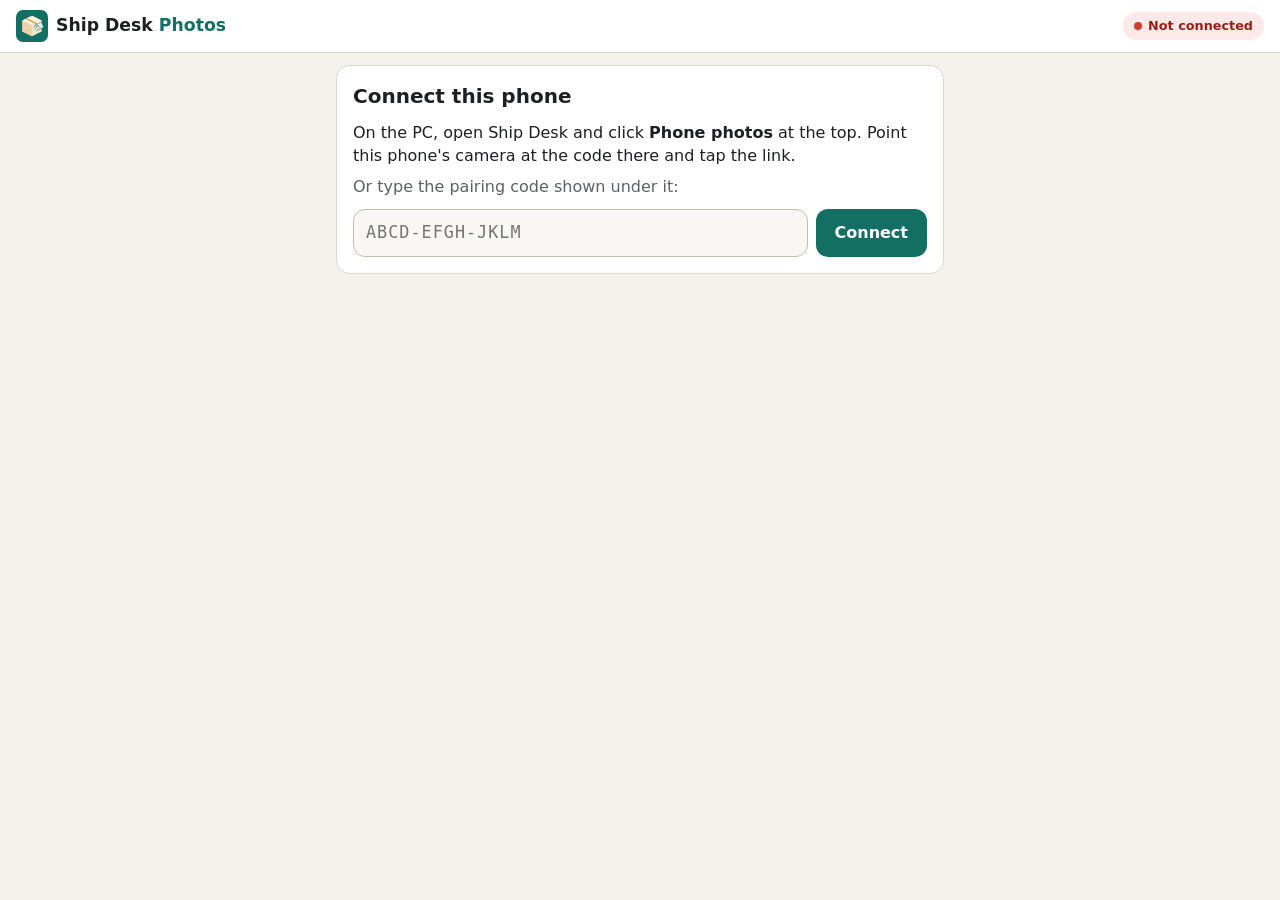
<file: app/phone.html>
<!doctype html>
<html lang="en">
<head>
<meta charset="utf-8">
<meta name="viewport" content="width=device-width, initial-scale=1, viewport-fit=cover">
<title>Ship Desk Photos</title>
<meta name="description" content="Take photos of your orders' contents, the packed mail and the post office drop-off; they're saved on your PC.">
<meta name="theme-color" content="#136f63" media="(prefers-color-scheme: light)">
<meta name="theme-color" content="#14181a" media="(prefers-color-scheme: dark)">
<meta name="apple-mobile-web-app-capable" content="yes">
<meta name="mobile-web-app-capable" content="yes">
<meta name="apple-mobile-web-app-title" content="Ship Photos">
<meta name="apple-mobile-web-app-status-bar-style" content="default">
<link rel="icon" href="icon.svg" type="image/svg+xml">
<link rel="apple-touch-icon" href="apple-touch-icon.png">
<link rel="stylesheet" href="css/phone.css">
<script type="module" src="js/phone.js"></script>
</head>
<body data-shipdesk-phone>
<header class="top">
  <div class="brand">
    <img src="icon.svg" alt="" width="32" height="32">
    <p class="name">Ship Desk <span>Photos</span></p>
  </div>
  <p id="status" class="status" role="status" aria-live="polite"><span class="dot" aria-hidden="true"></span><span class="txt">Checking…</span></p>
</header>

<main>
  <section id="pair" class="card" hidden aria-labelledby="pair-h">
    <h1 id="pair-h">Connect this phone</h1>
    <p>On the PC, open Ship Desk and click <strong>Phone photos</strong> at the top. Point this phone's camera at the code there and tap the link.</p>
    <p class="muted">Or type the pairing code shown under it:</p>
    <form id="pair-form" class="pair-form">
      <label for="pair-code" class="sr">Pairing code</label>
      <input id="pair-code" name="code" type="text" inputmode="text" autocapitalize="characters" autocomplete="off" spellcheck="false" placeholder="ABCD-EFGH-JKLM" maxlength="20">
      <button type="submit" class="btn primary">Connect</button>
    </form>
  </section>

  <div id="work" hidden>
    <section class="card" aria-labelledby="kind-h">
      <h2 id="kind-h"><span class="num" aria-hidden="true">1</span> What's in the photo?</h2>
      <div id="kinds" class="kinds" role="group" aria-labelledby="kind-h"></div>
    </section>

    <section class="card orders-card" aria-labelledby="orders-h">
      <h2 id="orders-h"><span class="num" aria-hidden="true">2</span> Which orders?</h2>
      <button type="button" id="btn-scan" class="btn primary scan-btn">
        <svg viewBox="0 0 24 24" width="22" height="22" aria-hidden="true"><path fill="currentColor" d="M3 3h7v7H3V3Zm2 2v3h3V5H5Zm9-2h7v7h-7V3Zm2 2v3h3V5h-3ZM3 14h7v7H3v-7Zm2 2v3h3v-3H5Zm9-2h2v2h-2v-2Zm2 2h2v2h-2v-2Zm2-2h3v2h-3v-2Zm-4 4h2v3h-2v-3Zm4 0h3v3h-3v-3Z"/></svg>
        Scan labels</button>
      <p class="muted small">Scan the QR code Ship Desk printed, or the tracking barcode on a mailer label. Or tap every order in the photo below; a photo of a whole stack can go to several orders.</p>
      <div class="order-tools">
        <div id="filters" class="filters" role="group" aria-label="Show"></div>
        <label class="search"><span class="sr">Search orders</span><input id="search" type="search" placeholder="Search order # or buyer" autocomplete="off" spellcheck="false"></label>
      </div>
      <ul id="orders" class="orders" aria-labelledby="orders-h"></ul>
      <p id="orders-empty" class="empty" hidden></p>
    </section>

    <section id="recent-card" class="card" aria-labelledby="recent-h" hidden>
      <h2 id="recent-h">Your photos</h2>
      <p id="queue-note" class="muted small"></p>
      <ul id="recent" class="recent"></ul>
    </section>
  </div>
</main>

<div id="bar" class="bar" hidden>
  <div class="bar-in">
    <p id="picked" class="picked">Tap the orders in the photo</p>
    <button type="button" id="btn-clear" class="link" hidden>Clear</button>
    <div class="bar-btns">
      <button type="button" id="btn-cam" class="btn primary" disabled>
        <svg viewBox="0 0 24 24" width="20" height="20" aria-hidden="true"><path fill="currentColor" d="M9 3 7.2 5H4a2 2 0 0 0-2 2v11a2 2 0 0 0 2 2h16a2 2 0 0 0 2-2V7a2 2 0 0 0-2-2h-3.2L15 3H9Zm3 5a4.5 4.5 0 1 1 0 9 4.5 4.5 0 0 1 0-9Zm0 2a2.5 2.5 0 1 0 0 5 2.5 2.5 0 0 0 0-5Z"/></svg>
        Take photo</button>
      <button type="button" id="btn-lib" class="btn secondary" disabled>Choose photos</button>
    </div>
  </div>
  <input id="in-cam" type="file" accept="image/*" capture="environment" hidden>
  <input id="in-lib" type="file" accept="image/*" multiple hidden>
</div>

<div id="scanner" class="scanner" hidden role="dialog" aria-modal="true" aria-labelledby="scan-h">
  <div class="scan-view">
    <video id="scan-video" playsinline muted></video>
    <div class="scan-frame" aria-hidden="true"></div>
    <div class="cam-top">
      <h2 id="scan-h" class="scan-title">Scan &amp; take photos</h2>
      <div id="cam-kinds" class="cam-kinds" role="group" aria-label="What's in the photo?"></div>
    </div>
    <button type="button" id="cam-turn" class="cam-turn" aria-live="polite"></button>
    <div class="cam-flash" aria-hidden="true"></div>
  </div>
  <div class="scan-panel">
    <p id="scan-msg" class="scan-msg" role="status" aria-live="polite"></p>
    <div id="scan-ask" class="scan-ask" hidden>
      <p id="scan-ask-text" class="scan-ask-text"></p>
      <div id="scan-ask-confirm" class="scan-ask-confirm" hidden>
        <p class="scan-ask-q">Put this tracking number on</p>
        <p id="scan-ask-who" class="scan-ask-who"></p>
        <p class="muted small">Check that the name and city match the label.</p>
        <div class="scan-ask-btns">
          <button type="button" id="scan-ask-yes" class="btn primary">Yes, this order</button>
          <button type="button" id="scan-ask-back" class="btn secondary">Pick another</button>
        </div>
      </div>
      <form id="scan-new" class="scan-new">
        <h3>Make a new entry</h3>
        <label class="field"><span>Buyer's name</span>
          <input id="scan-new-name" name="name" type="text" autocomplete="off" autocapitalize="words" spellcheck="false" maxlength="100" placeholder="Name on the label"></label>
        <p class="muted small">Tip: tap the box, then <strong>Scan Text</strong> on the keyboard to read the name off the label.</p>
        <label class="field"><span>TCGplayer order # <em>optional, or add it later in History on the PC</em></span>
          <input id="scan-new-order" name="order" type="text" autocomplete="off" autocapitalize="characters" spellcheck="false" maxlength="60" placeholder="e.g. 1A2B3C4D-5E6F7A-8B9C0"></label>
        <button type="submit" class="btn primary">Add entry with this tracking #</button>
      </form>
      <h3 class="scan-or">Or pick the order it belongs to</h3>
      <label class="search"><span class="sr">Search orders</span><input id="scan-ask-search" type="search" placeholder="Search order # or buyer" autocomplete="off" spellcheck="false"></label>
      <ul id="scan-ask-list" class="orders scan-ask-list"></ul>
      <p id="scan-ask-none" class="empty" hidden>No orders without tracking. Search to see all orders.</p>
      <button type="button" id="scan-ask-skip" class="link">Skip this one</button>
    </div>
    <p id="scan-count" class="scan-count muted small"></p>
    <ul id="scan-found" class="scan-found" aria-label="Orders in the photo"></ul>
    <ul id="cam-shots" class="cam-shots" aria-label="Photos taken"></ul>
    <button type="button" id="cam-undo" class="link danger" hidden>Undo last photo</button>
    <button type="button" id="scan-still" class="link" hidden>Take a picture of the code</button>
    <div class="scan-btns">
      <button type="button" id="scan-done" class="btn secondary">Cancel</button>
      <button type="button" id="cam-shutter" class="shutter" aria-label="Take photo" disabled><span></span></button>
      <button type="button" id="scan-photo" class="btn secondary" disabled>iPhone camera</button>
    </div>
  </div>
  <input id="in-scan" type="file" accept="image/*" capture="environment" hidden>
</div>

<div id="toast" class="toast" role="status" aria-live="polite"></div>
</body>
</html>
</file>
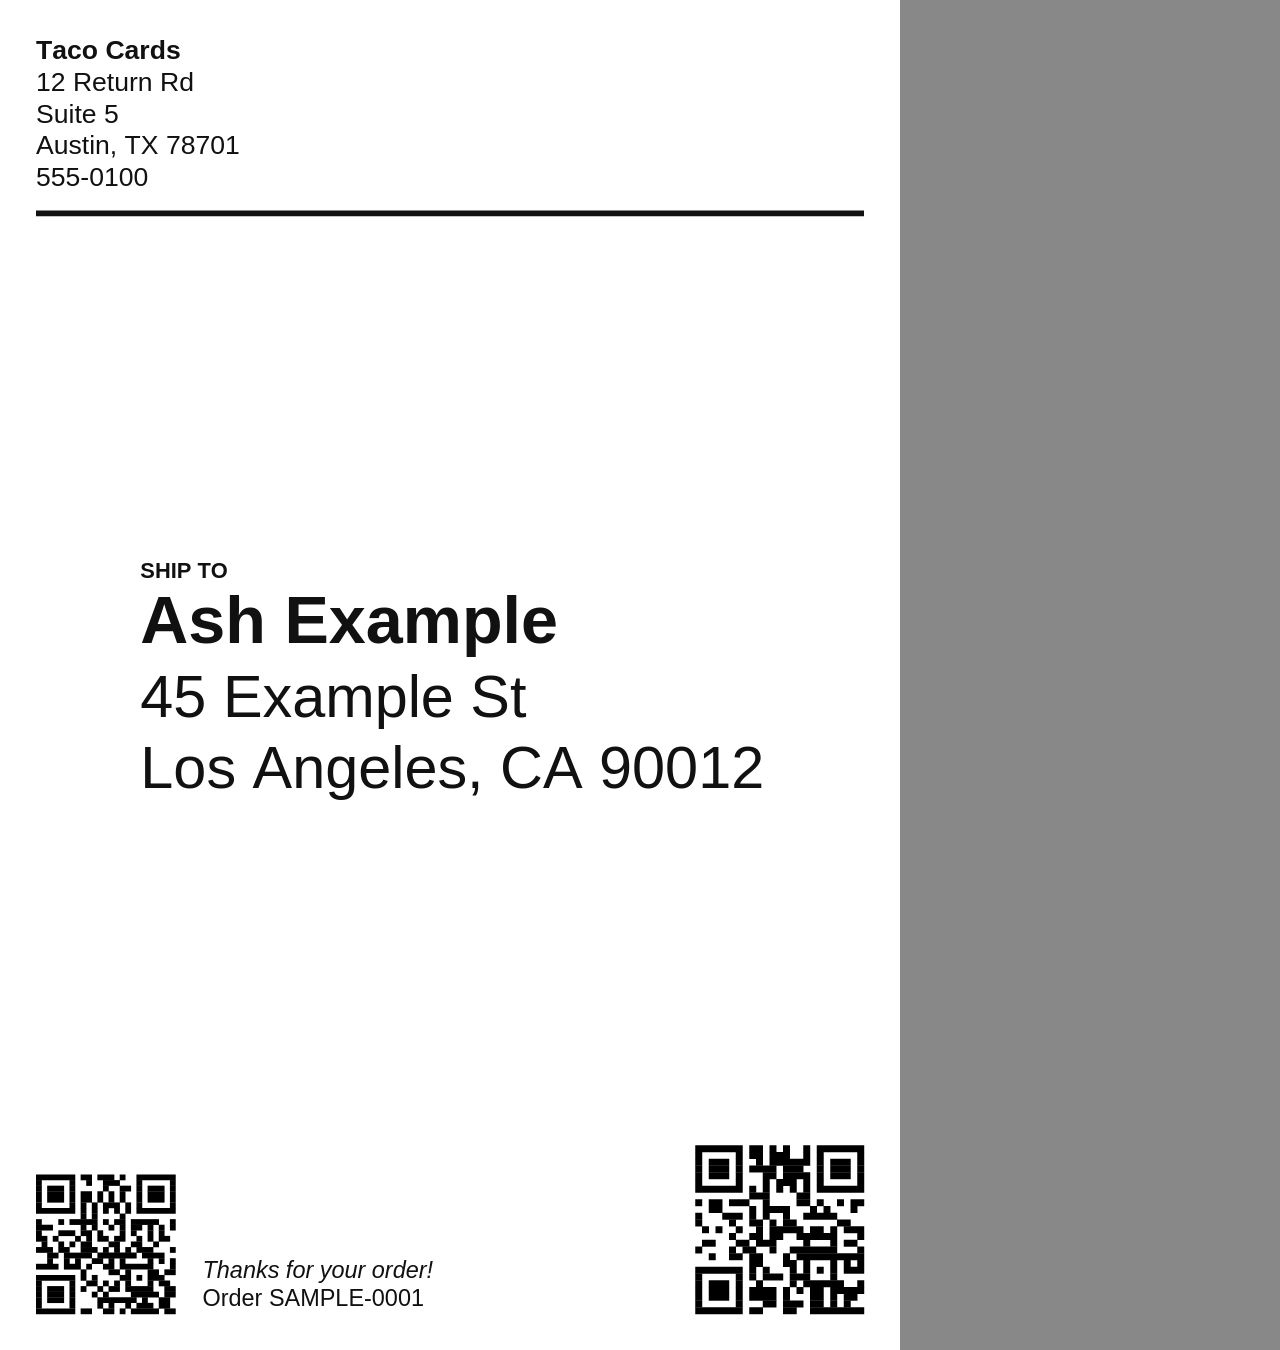
<file: app/tests/pdf-preview.html>
<!doctype html>
<html lang="en">
<head>
<meta charset="utf-8">
<title>PDF preview</title>
<!-- QA helper: renders one page of a format's PDF (the sample orders) to a canvas for screenshots.
     tests/pdf-preview.html?format=thermal4x6&page=1&width=900 (&imb=1: made-up tracked-envelope barcodes, as from
     TCGplayer's tracked slips) -->
<script src="../vendor/jspdf.umd.min.js"></script>
<script src="../vendor/pdf.min.js"></script>
<script src="../vendor/qrcode.js"></script>
<!-- The worker runs on the page: a separate pdf.js worker stalls under headless Edge's virtual time. -->
<script src="../vendor/pdf.worker.min.js"></script>
<style>html,body{margin:0;background:#888} canvas{display:block}</style>
</head>
<body>
<canvas id="c"></canvas>
<script type="module">
import { parseOrders } from "../js/csv.js";
import { planOrder } from "../js/plan.js";
import { renderPdf } from "../js/render.js";
import { encodeImb } from "../js/imb.js";

const q = new URLSearchParams(location.search);
const format = q.get("format") || "thermal4x6";
const pageNo = Number(q.get("page") || 1);
const width = Number(q.get("width") || 900);
pdfjsLib.GlobalWorkerOptions.workerSrc = "../vendor/pdf.worker.min.js";

const text = await (await fetch("../samples/tcgplayer-sample.csv")).text();
const orders = parseOrders(text).orders;
for (const o of orders) o.plan = planOrder(o, {});
if (q.get("imb") === "1") {
  orders.forEach((o, i) => {
    const tracking = "00310" + "123456" + String(900000000 + i);
    const zip = String(o.zip || "").replace(/\D/g, "").slice(0, 5);
    if (zip.length === 5) o.imb = { tracking, routing: zip, bars: encodeImb(tracking, zip) };
  });
}
const doc = renderPdf(orders, {
  format,
  slips: q.get("slips") !== "0",
  returnAddress: { name: "Taco Cards", phone: "555-0100", street: "12 Return Rd", street2: "Suite 5", city: "Austin", state: "TX", zip: "78701" },
  design: { accent: "#136f63", font: "helvetica", logo: null, darkness: 0, note: q.get("note") ?? "Thanks for your order!", qrUrl: q.get("qr") ?? "https://example.com/store", slipMessage: "Thank you! Questions? Message us on TCGplayer." },
  plan: Object.fromEntries(orders.map((o) => [o.id, o.plan])),
});
const pdf = await pdfjsLib.getDocument({ data: doc.output("arraybuffer") }).promise;
const page = await pdf.getPage(Math.min(pageNo, pdf.numPages));
const vp1 = page.getViewport({ scale: 1 });
const vp = page.getViewport({ scale: width / vp1.width });
const c = document.getElementById("c");
c.width = Math.round(vp.width); c.height = Math.round(vp.height);
await page.render({ canvasContext: c.getContext("2d"), viewport: vp }).promise;
document.title = `done ${pdf.numPages}`;
</script>
</body>
</html>
</file>
<file: app/css/phone.css>
/* Ship Desk Photos: the phone page. Same colours as the PC app, light + dark. */

:root {
  color-scheme: light dark;
  --bg: #f3f1eb;
  --surface: #ffffff;
  --surface-2: #f8f7f3;
  --line: #ddd8cc;
  --line-strong: #c4bdae;
  --text: #1d1f22;
  --muted: #5c6066;
  --brand: #136f63;
  --brand-hover: #0f5a50;
  --brand-ink: #ffffff;
  --brand-soft: #e2f1ed;
  --brand-line: #8cc3b9;
  --focus: #e59a00;
  --ok-bg: #e4f4e8; --ok-text: #1b6331; --ok-dot: #2f9a4c;
  --warn-bg: #fff4d8; --warn-text: #6f4a00; --warn-dot: #d79a00;
  --err-bg: #fde9e7; --err-text: #9a1f16; --err-dot: #d13c2c;
  --radius: 14px;
  --font: system-ui, -apple-system, "Segoe UI", Roboto, "Helvetica Neue", Arial, sans-serif;
  --mono: ui-monospace, "SF Mono", "Cascadia Mono", Consolas, monospace;
}

@media (prefers-color-scheme: dark) {
  :root {
    --bg: #111416;
    --surface: #1a1e21;
    --surface-2: #22272b;
    --line: #2f363b;
    --line-strong: #435057;
    --text: #e8e6e1;
    --muted: #a3a9ad;
    --brand: #3fb5a3;
    --brand-hover: #5cc8b7;
    --brand-ink: #0b1a17;
    --brand-soft: #173430;
    --brand-line: #2d6c62;
    --focus: #ffbf3c;
    --ok-bg: #16301e; --ok-text: #9fe0b1; --ok-dot: #4cc672;
    --warn-bg: #33290f; --warn-text: #f3d385; --warn-dot: #f0b429;
    --err-bg: #3a1714; --err-text: #ffb2a8; --err-dot: #ff7b6b;
  }
}

*, *::before, *::after { box-sizing: border-box; }
html { -webkit-text-size-adjust: 100%; }
body {
  margin: 0;
  background: var(--bg);
  color: var(--text);
  font: 16px/1.45 var(--font);
  padding-bottom: calc(150px + env(safe-area-inset-bottom));
  overflow-x: hidden;
}
h1, h2, p { margin: 0; }
button, input { font: inherit; color: inherit; }
[hidden] { display: none !important; }
:focus-visible { outline: 3px solid var(--focus); outline-offset: 2px; border-radius: 6px; }
.sr { position: absolute !important; width: 1px; height: 1px; padding: 0; margin: -1px; overflow: hidden; clip: rect(0 0 0 0); white-space: nowrap; border: 0; }
.muted { color: var(--muted); }
.small { font-size: .875rem; }

/* ---------- header ---------- */

.top {
  position: sticky; top: 0; z-index: 10;
  display: flex; align-items: center; justify-content: space-between; gap: 10px;
  padding: calc(10px + env(safe-area-inset-top)) 16px 10px;
  background: var(--surface); border-bottom: 1px solid var(--line);
}
.brand { display: flex; align-items: center; gap: 8px; min-width: 0; flex: 0 1 auto; }
.brand img { flex: none; }
.brand .name { font-weight: 800; font-size: 1.08rem; white-space: nowrap; overflow: hidden; text-overflow: ellipsis; }
.brand .name span { color: var(--brand); }
.status { flex: none; max-width: 60%; display: inline-flex; align-items: center; gap: 6px; min-width: 0; padding: 4px 10px; border-radius: 999px; font-size: .8rem; font-weight: 600; background: var(--surface-2); color: var(--muted); border: 1px solid var(--line); }
.status .txt { overflow: hidden; text-overflow: ellipsis; white-space: nowrap; }
.status .dot { flex: none; width: 8px; height: 8px; border-radius: 50%; background: currentColor; }
.status.ok { background: var(--ok-bg); color: var(--ok-text); border-color: transparent; }
.status.ok .dot { background: var(--ok-dot); }
.status.busy .dot { animation: pulse 1s ease-in-out infinite; }
.status.down { background: var(--warn-bg); color: var(--warn-text); border-color: transparent; }
.status.down .dot { background: var(--warn-dot); }
.status.bad { background: var(--err-bg); color: var(--err-text); border-color: transparent; }
.status.bad .dot { background: var(--err-dot); }
@keyframes pulse { 50% { opacity: .3; } }

/* ---------- cards ---------- */

main { max-width: 640px; margin: 0 auto; padding: 12px 16px 0; display: grid; gap: 12px; }
#work { display: grid; gap: 12px; }
.card { background: var(--surface); border: 1px solid var(--line); border-radius: var(--radius); padding: 16px; }
.card h1, .card h2 { font-size: 1.05rem; font-weight: 750; display: flex; align-items: center; gap: 8px; margin-bottom: 10px; }
.card h1 { font-size: 1.25rem; }
.card p + p { margin-top: 8px; }
.num { display: inline-grid; place-items: center; width: 24px; height: 24px; border-radius: 50%; background: var(--brand); color: var(--brand-ink); font-size: .85rem; }

.btn { display: inline-flex; align-items: center; justify-content: center; gap: 8px; min-height: 48px; padding: 0 18px; border-radius: 12px; border: 1px solid transparent; font-weight: 700; cursor: pointer; }
.btn.primary { background: var(--brand); color: var(--brand-ink); }
.btn.secondary { background: var(--surface); color: var(--text); border-color: var(--line-strong); }
.btn:disabled { opacity: .45; cursor: default; }
.link { background: none; border: 0; padding: 4px; color: var(--brand); font-weight: 600; text-decoration: underline; cursor: pointer; }
.link.danger { color: var(--err-text); }

.pair-form { display: flex; gap: 8px; margin-top: 10px; }
.pair-form input { flex: 1; min-width: 0; min-height: 48px; padding: 0 12px; border: 1px solid var(--line-strong); border-radius: 12px; background: var(--surface-2); font-family: var(--mono); font-size: 1.05rem; letter-spacing: .06em; text-transform: uppercase; }

/* ---------- 1. kind ---------- */

.kinds { display: grid; grid-template-columns: repeat(3, minmax(0, 1fr)); gap: 8px; }
.kind { display: grid; gap: 2px; align-content: start; min-height: 76px; padding: 10px; text-align: left; border-radius: 12px; border: 1px solid var(--line-strong); background: var(--surface-2); cursor: pointer; }
.kind strong { font-size: .98rem; }
.kind span { font-size: .78rem; color: var(--muted); line-height: 1.3; }
.kind[aria-pressed="true"] { background: var(--brand-soft); border-color: var(--brand); box-shadow: inset 0 0 0 1px var(--brand); }
.kind[aria-pressed="true"] strong { color: var(--brand); }

/* ---------- 2. orders ---------- */

.order-tools { display: grid; gap: 8px; margin: 10px 0; }
.filters { display: flex; gap: 6px; }
.filter { min-height: 38px; padding: 0 14px; border-radius: 999px; border: 1px solid var(--line-strong); background: var(--surface); font-weight: 600; font-size: .9rem; cursor: pointer; }
.filter[aria-pressed="true"] { background: var(--text); color: var(--bg); border-color: var(--text); }
.search input { width: 100%; min-height: 44px; padding: 0 12px; border: 1px solid var(--line-strong); border-radius: 12px; background: var(--surface-2); font-size: 1rem; }

.orders { list-style: none; margin: 0; padding: 0; display: grid; gap: 6px; }
.order { display: flex; align-items: center; gap: 12px; padding: 10px 12px; border: 1px solid var(--line); border-radius: 12px; background: var(--surface); cursor: pointer; }
.order.on { border-color: var(--brand); background: var(--brand-soft); box-shadow: inset 0 0 0 1px var(--brand); }
.order input { flex: none; width: 22px; height: 22px; accent-color: var(--brand); margin: 0; }
.o-main { display: grid; gap: 1px; min-width: 0; }
.o-id { font-family: var(--mono); font-weight: 700; font-size: .92rem; }
.o-who { font-size: .9rem; color: var(--muted); overflow: hidden; text-overflow: ellipsis; white-space: nowrap; }
.tags { display: flex; flex-wrap: wrap; gap: 4px; margin-top: 3px; }
.tags:empty { display: none; }
.tag { font-size: .72rem; font-weight: 650; padding: 1px 7px; border-radius: 999px; background: var(--surface-2); border: 1px solid var(--line); color: var(--muted); }
.tag.shipped, .tag.photos { background: var(--ok-bg); color: var(--ok-text); border-color: transparent; }
.tag.waiting { background: var(--warn-bg); color: var(--warn-text); border-color: transparent; }
.empty { padding: 14px 4px 4px; color: var(--muted); }
.todo-head { display: flex; align-items: center; justify-content: space-between; gap: 8px; margin-top: 8px; }
.todo-head h3 { margin: 0; font-size: .95rem; }
.todo-head .count { display: inline-block; min-width: 1.6em; padding: 0 6px; border-radius: 999px; background: var(--surface-2); border: 1px solid var(--line); font-size: .8rem; text-align: center; }
.orders li.todo { display: flex; gap: 6px; align-items: stretch; }
.orders li.todo .order { flex: 1; min-width: 0; }
.btn.small { min-height: 0; padding: 6px 10px; font-size: .85rem; }
.shoot { flex: none; flex-direction: column; gap: 2px; width: 76px; padding: 6px 4px; font-size: .78rem; line-height: 1.15; text-align: center; border-radius: 12px; }

.scan-btn { width: 100%; margin-bottom: 8px; }

/* ---------- scanner ---------- */

body.scanning { overflow: hidden; }
.scanner { position: fixed; inset: 0; z-index: 40; display: flex; flex-direction: column; background: #000; color: #fff; }
.scan-view { position: relative; flex: 1 1 auto; min-height: 0; overflow: hidden; }
.scan-view video { position: absolute; inset: 0; width: 100%; height: 100%; object-fit: cover; }
.scan-frame { position: absolute; left: 10%; right: 10%; top: 50%; aspect-ratio: 1.4; max-height: 60%; transform: translateY(-50%); margin: 0 auto;
  border: 2px solid rgb(255 255 255 / .6); border-radius: 18px; transition: border-color .15s; pointer-events: none; }
.scan-view.hit .scan-frame { border-color: #4cc672; border-width: 4px; }
.cam-top { position: absolute; left: 0; right: 0; top: 0; display: grid; gap: 8px; justify-items: center; padding: calc(10px + env(safe-area-inset-top)) 12px 10px;
  background: linear-gradient(rgb(0 0 0 / .55), transparent); }
.scan-title { margin: 0; font-size: 1rem; text-align: center; text-shadow: 0 1px 4px rgb(0 0 0 / .6); }
.cam-kinds { display: inline-flex; gap: 4px; padding: 4px; border-radius: 999px; background: rgb(0 0 0 / .45); }
.cam-kinds button { min-height: 36px; padding: 0 14px; border: 0; border-radius: 999px; background: transparent; color: #fff; font-weight: 700; font-size: .9rem; cursor: pointer; }
.cam-kinds button[aria-pressed="true"] { background: #fff; color: #111; }
.cam-turn { position: absolute; right: 12px; bottom: 12px; min-height: 36px; padding: 0 12px; border: 0; border-radius: 999px; background: rgb(0 0 0 / .55); color: #fff; font-weight: 650; font-size: .85rem; cursor: pointer; }
.cam-turn:empty { display: none; }
.cam-flash { position: absolute; inset: 0; background: #fff; opacity: 0; pointer-events: none; transition: opacity .25s; }
.scan-view.flash .cam-flash { opacity: .8; transition: none; }
.cam-shots { list-style: none; margin: 0; padding: 0; display: flex; gap: 6px; overflow-x: auto; }
.cam-shots:empty { display: none; }
.cam-shots li { position: relative; flex: none; }
.cam-shots img { display: block; width: 52px; height: 52px; object-fit: cover; border-radius: 8px; border: 1px solid var(--line); }
.cam-shots .k { position: absolute; left: 2px; bottom: 2px; padding: 0 4px; border-radius: 4px; background: rgb(0 0 0 / .65); color: #fff; font-size: .62rem; font-weight: 700; }
.shutter { width: 72px; height: 72px; border-radius: 50%; border: 4px solid var(--brand); background: var(--surface); padding: 5px; cursor: pointer; }
.shutter span { display: block; width: 100%; height: 100%; border-radius: 50%; background: var(--brand); }
.shutter:active span { transform: scale(.9); }
.shutter:disabled { opacity: .4; cursor: default; }
.scan-panel { flex: none; max-height: 72vh; overflow-y: auto; display: grid; gap: 10px; padding: 14px 16px calc(14px + env(safe-area-inset-bottom)); background: var(--surface); color: var(--text); border-radius: 18px 18px 0 0; }
.scan-msg { font-weight: 600; min-height: 1.4em; }
.scan-msg:empty { display: none; }
/* A pile of orders: the chips scroll in a box about three rows high, so the shutter and Done never leave the screen. */
.scan-found { list-style: none; margin: 0; padding: 0; display: flex; flex-wrap: wrap; gap: 6px; max-height: 124px; overflow-y: auto; position: relative; }
.scan-count { margin: 0; }
.scan-count:empty { display: none; }
.chip.next { border-color: var(--brand); box-shadow: inset 0 0 0 2px var(--brand); }
#cam-undo { justify-self: start; }
#cam-undo[hidden] { display: none; }
.scan-found:empty { display: none; }
.chip { display: inline-flex; align-items: center; gap: 4px; padding: 4px 4px 4px 12px; border-radius: 999px; background: var(--brand-soft); border: 1px solid var(--brand-line); font-family: var(--mono); font-size: .85rem; font-weight: 700; }
.chip.now { background: var(--brand); color: var(--brand-ink); border-color: var(--brand); }
.chip.now .chip-x { color: inherit; }
.chip.done { background: var(--ok-bg); color: var(--ok-text); border-color: transparent; }
.chip-x { width: 30px; height: 30px; border: 0; border-radius: 50%; background: transparent; font-size: 1.2rem; line-height: 1; cursor: pointer; }
.scanner.asking .scan-panel { flex: 1 1 auto; max-height: none; border-radius: 0; align-content: start; padding-top: calc(16px + env(safe-area-inset-top)); }
.scan-btns { display: grid; grid-template-columns: 1fr auto 1fr; align-items: center; gap: 10px; }
.scan-btns .btn { padding: 0 8px; white-space: nowrap; }
.scan-ask { display: grid; gap: 8px; }
.scan-ask-text { font-weight: 650; }
.scan-ask-list { max-height: 42vh; overflow-y: auto; }
.scan-ask h3 { margin: 0; font-size: 1rem; }
/* After a tap on an order: one question, nothing else (a wrong tap marks the wrong order shipped). */
.scan-ask.confirming > :not(#scan-ask-text):not(#scan-ask-confirm) { display: none; }
.scan-ask-confirm { display: grid; gap: 8px; }
.scan-ask-confirm[hidden] { display: none; }
.scan-ask-q { margin: 0; }
.scan-ask-who { margin: 0; font-size: 1.25rem; font-weight: 700; line-height: 1.3; overflow-wrap: anywhere; }
.scan-ask-btns { display: flex; flex-wrap: wrap; gap: 10px; }
.scan-ask-btns .btn { flex: 1 1 140px; }
.scan-new { display: grid; gap: 8px; padding: 12px; border: 1px solid var(--brand-line); border-radius: 14px; background: var(--brand-soft); }
.scan-new .field { display: grid; gap: 4px; font-weight: 650; font-size: .92rem; }
.scan-new .field em { font-style: normal; font-weight: 400; color: var(--muted); }
.scan-new input { font-weight: 400; min-height: 46px; padding: 0 12px; border: 1px solid var(--line-strong); border-radius: 12px; background: var(--surface); font-size: 1rem; }
.scan-or { margin-top: 6px !important; }
.ask-pick { width: 100%; text-align: left; font: inherit; color: inherit; }
#scan-still { justify-self: start; }

/* ---------- photos ---------- */

.recent { list-style: none; margin: 10px 0 0; padding: 0; display: grid; gap: 8px; }
.shot { display: flex; align-items: center; gap: 12px; padding: 8px; border: 1px solid var(--line); border-radius: 12px; }
.shot img, .shot .nothumb { flex: none; width: 56px; height: 56px; border-radius: 8px; object-fit: cover; background: var(--surface-2); display: grid; place-items: center; }
.s-txt { display: grid; min-width: 0; flex: 1; font-size: .88rem; }
.s-txt span { overflow: hidden; text-overflow: ellipsis; white-space: nowrap; color: var(--muted); }
.shot .s-state { font-weight: 650; }
.shot.saved .s-state { color: var(--ok-text); }
.shot.waiting .s-state { color: var(--warn-text); }
.shot.error .s-state { color: var(--err-text); white-space: normal; }

/* ---------- bottom bar ---------- */

.bar { position: fixed; left: 0; right: 0; bottom: 0; z-index: 20; background: var(--surface); border-top: 1px solid var(--line); box-shadow: 0 -6px 24px rgb(0 0 0 / .08); padding: 10px 16px calc(10px + env(safe-area-inset-bottom)); }
.bar-in { max-width: 640px; margin: 0 auto; display: grid; grid-template-columns: minmax(0, 1fr) auto; align-items: center; gap: 6px 10px; }
.picked { font-weight: 650; font-size: .95rem; overflow: hidden; text-overflow: ellipsis; white-space: nowrap; }
.bar-btns { grid-column: 1 / -1; display: grid; grid-template-columns: 1fr 1fr; gap: 8px; }
.bar-btns .btn { padding: 0 10px; white-space: nowrap; }

.toast { position: fixed; left: 50%; bottom: calc(150px + env(safe-area-inset-bottom)); transform: translate(-50%, 20px); opacity: 0; visibility: hidden; max-width: calc(100% - 32px); background: var(--text); color: var(--bg); padding: 10px 16px; border-radius: 12px; transition: opacity .2s, transform .2s; z-index: 30; font-size: .92rem; }
.toast.show { opacity: 1; transform: translate(-50%, 0); visibility: visible; }

@media (max-width: 360px) {
  .kinds { grid-template-columns: 1fr; }
  .kind { min-height: 0; }
}
@media (prefers-reduced-motion: reduce) {
  *, *::before, *::after { transition: none !important; animation: none !important; }
}
</file>
